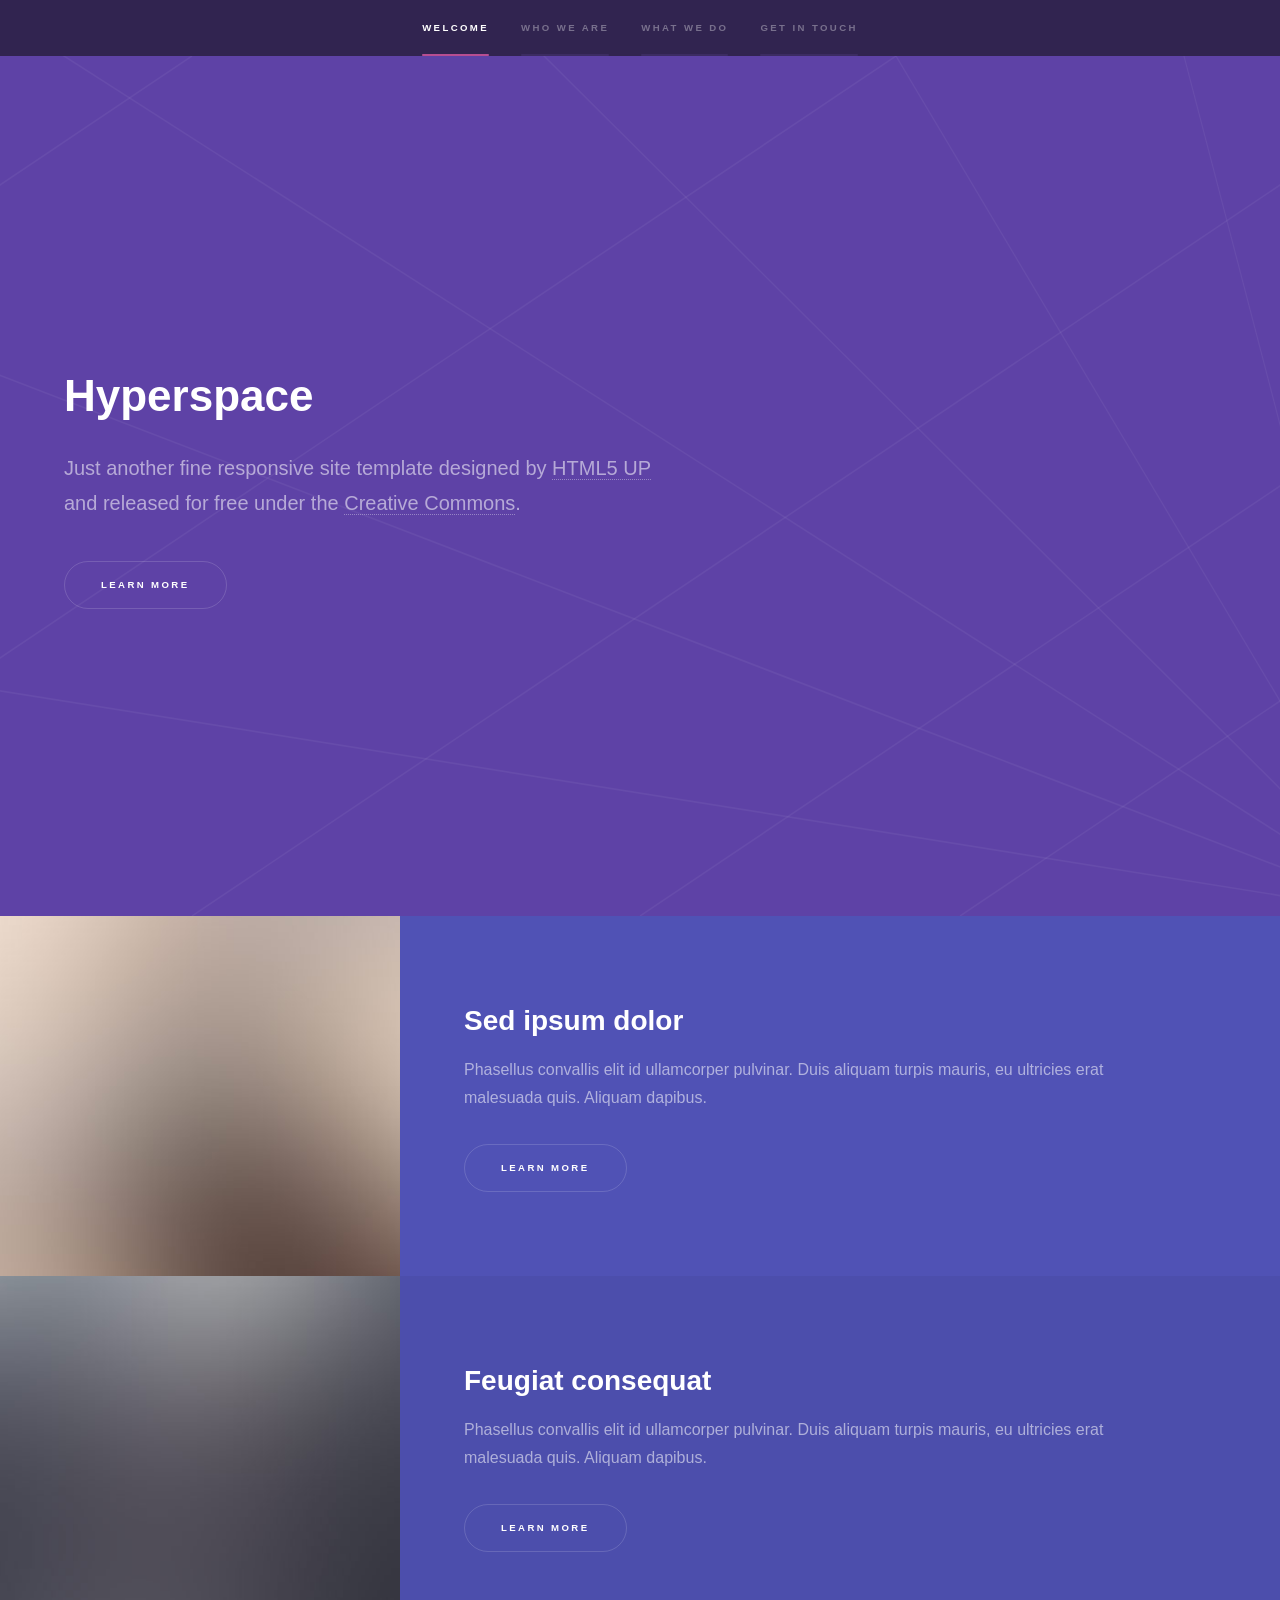
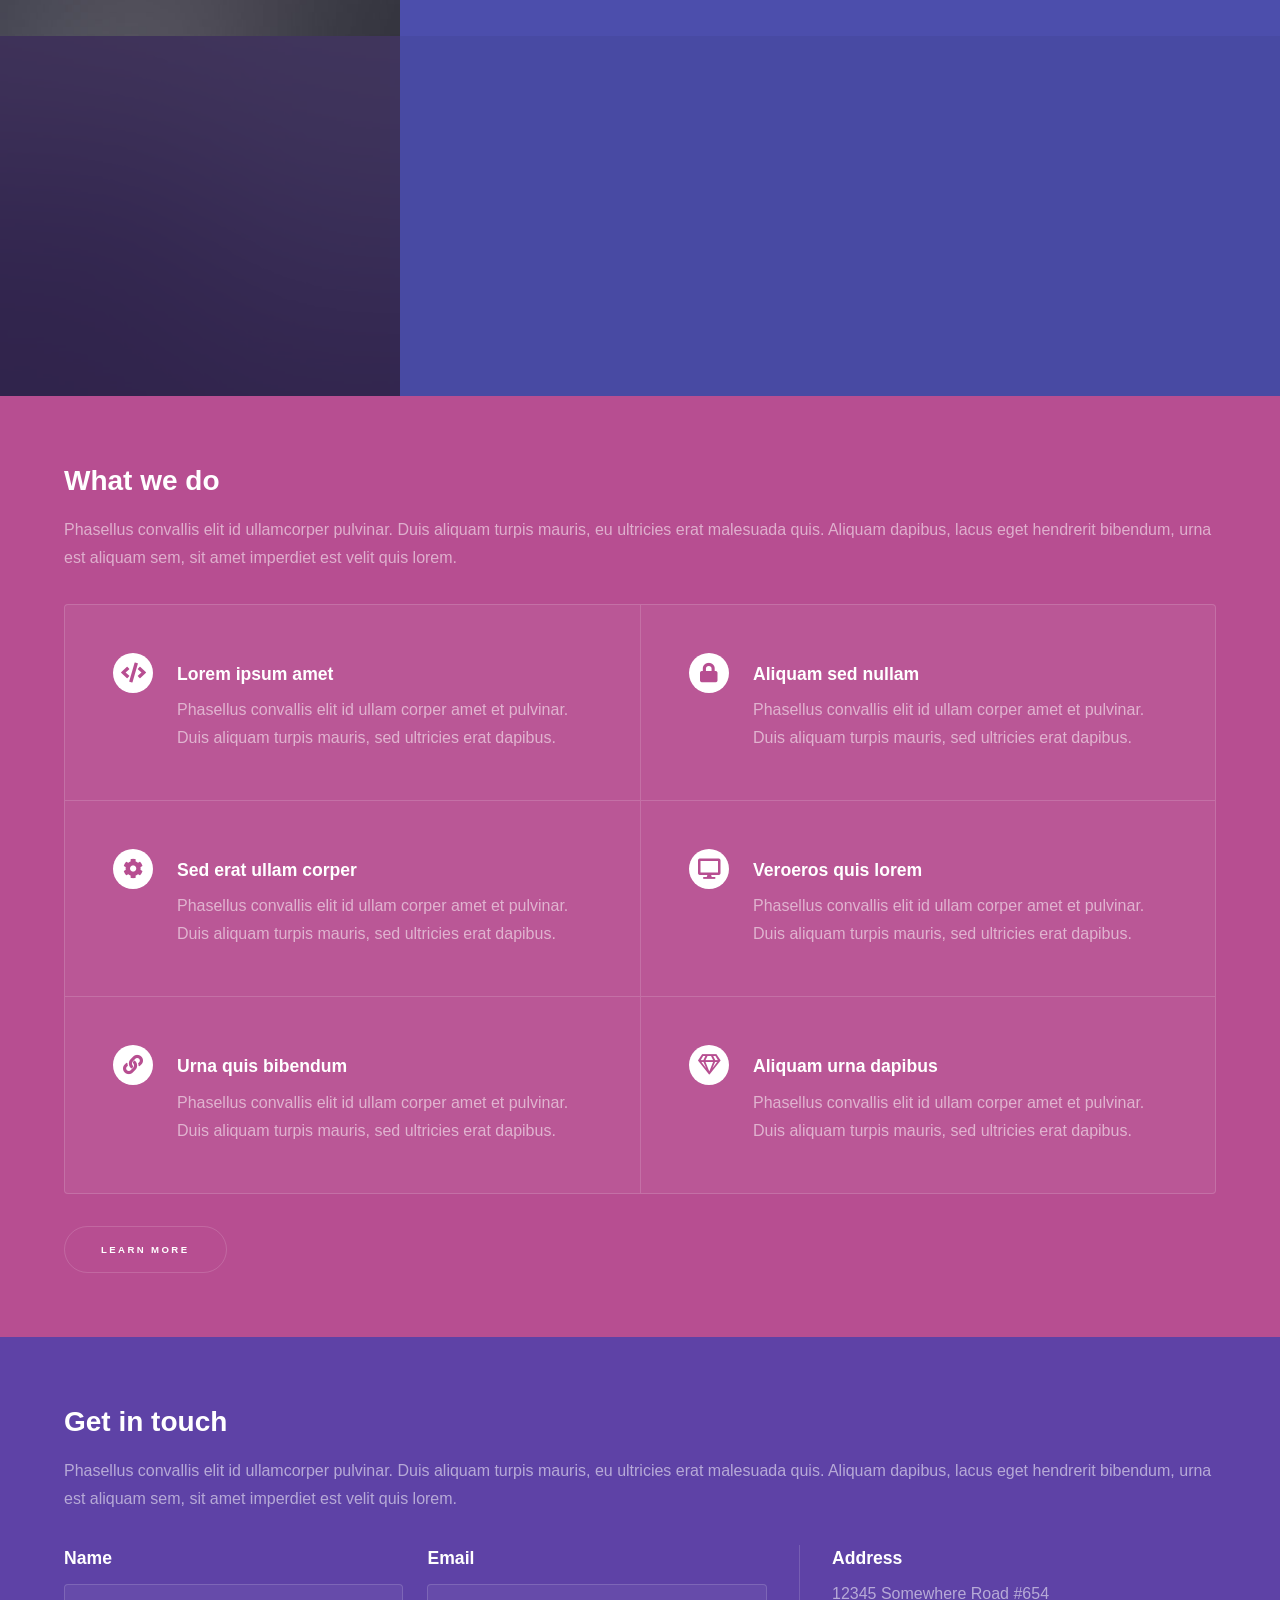
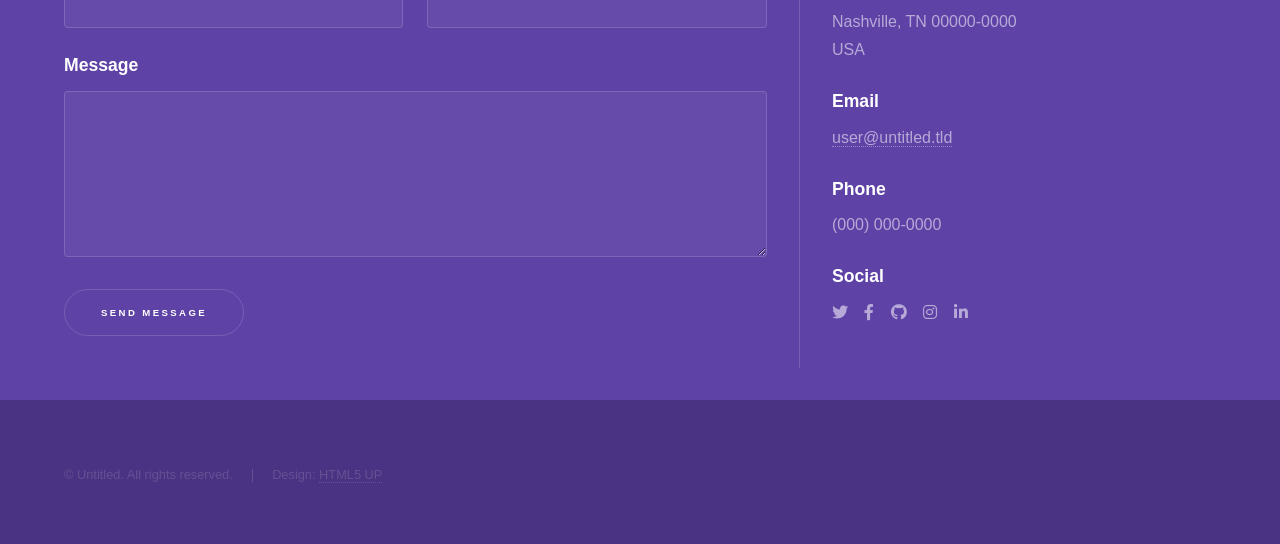
<file: KaiserinDerWelt/index.html>
<!DOCTYPE HTML>
<!--
	Hyperspace by HTML5 UP
	html5up.net | @ajlkn
	Free for personal and commercial use under the CCA 3.0 license (html5up.net/license)
-->
<html>
	<head>
		<title>Hyperspace by HTML5 UP</title>
		<meta charset="utf-8" />
		<meta name="viewport" content="width=device-width, initial-scale=1, user-scalable=no" />
		<link rel="stylesheet" href="assets/css/main.css" />
		<noscript><link rel="stylesheet" href="assets/css/noscript.css" /></noscript>
	</head>
	<body class="is-preload">

		<!-- Sidebar -->
			<section id="sidebar">
				<div class="inner">
					<nav>
						<ul>
							<li><a href="#intro">Welcome</a></li>
							<li><a href="#one">Who we are</a></li>
							<li><a href="#two">What we do</a></li>
							<li><a href="#three">Get in touch</a></li>
						</ul>
					</nav>
				</div>
			</section>

		<!-- Wrapper -->
			<div id="wrapper">

				<!-- Intro -->
					<section id="intro" class="wrapper style1 fullscreen fade-up">
						<div class="inner">
							<h1>Hyperspace</h1>
							<p>Just another fine responsive site template designed by <a href="http://html5up.net">HTML5 UP</a><br />
							and released for free under the <a href="http://html5up.net/license">Creative Commons</a>.</p>
							<ul class="actions">
								<li><a href="#one" class="button scrolly">Learn more</a></li>
							</ul>
						</div>
					</section>

				<!-- One -->
					<section id="one" class="wrapper style2 spotlights">
						<section>
							<a href="#" class="image"><img src="images/pic01.jpg" alt="" data-position="center center" /></a>
							<div class="content">
								<div class="inner">
									<h2>Sed ipsum dolor</h2>
									<p>Phasellus convallis elit id ullamcorper pulvinar. Duis aliquam turpis mauris, eu ultricies erat malesuada quis. Aliquam dapibus.</p>
									<ul class="actions">
										<li><a href="generic.html" class="button">Learn more</a></li>
									</ul>
								</div>
							</div>
						</section>
						<section>
							<a href="#" class="image"><img src="images/pic02.jpg" alt="" data-position="top center" /></a>
							<div class="content">
								<div class="inner">
									<h2>Feugiat consequat</h2>
									<p>Phasellus convallis elit id ullamcorper pulvinar. Duis aliquam turpis mauris, eu ultricies erat malesuada quis. Aliquam dapibus.</p>
									<ul class="actions">
										<li><a href="generic.html" class="button">Learn more</a></li>
									</ul>
								</div>
							</div>
						</section>
						<section>
							<a href="#" class="image"><img src="images/pic03.jpg" alt="" data-position="25% 25%" /></a>
							<div class="content">
								<div class="inner">
									<h2>Ultricies aliquam</h2>
									<p>Phasellus convallis elit id ullamcorper pulvinar. Duis aliquam turpis mauris, eu ultricies erat malesuada quis. Aliquam dapibus.</p>
									<ul class="actions">
										<li><a href="generic.html" class="button">Learn more</a></li>
									</ul>
								</div>
							</div>
						</section>
					</section>

				<!-- Two -->
					<section id="two" class="wrapper style3 fade-up">
						<div class="inner">
							<h2>What we do</h2>
							<p>Phasellus convallis elit id ullamcorper pulvinar. Duis aliquam turpis mauris, eu ultricies erat malesuada quis. Aliquam dapibus, lacus eget hendrerit bibendum, urna est aliquam sem, sit amet imperdiet est velit quis lorem.</p>
							<div class="features">
								<section>
									<span class="icon solid major fa-code"></span>
									<h3>Lorem ipsum amet</h3>
									<p>Phasellus convallis elit id ullam corper amet et pulvinar. Duis aliquam turpis mauris, sed ultricies erat dapibus.</p>
								</section>
								<section>
									<span class="icon solid major fa-lock"></span>
									<h3>Aliquam sed nullam</h3>
									<p>Phasellus convallis elit id ullam corper amet et pulvinar. Duis aliquam turpis mauris, sed ultricies erat dapibus.</p>
								</section>
								<section>
									<span class="icon solid major fa-cog"></span>
									<h3>Sed erat ullam corper</h3>
									<p>Phasellus convallis elit id ullam corper amet et pulvinar. Duis aliquam turpis mauris, sed ultricies erat dapibus.</p>
								</section>
								<section>
									<span class="icon solid major fa-desktop"></span>
									<h3>Veroeros quis lorem</h3>
									<p>Phasellus convallis elit id ullam corper amet et pulvinar. Duis aliquam turpis mauris, sed ultricies erat dapibus.</p>
								</section>
								<section>
									<span class="icon solid major fa-link"></span>
									<h3>Urna quis bibendum</h3>
									<p>Phasellus convallis elit id ullam corper amet et pulvinar. Duis aliquam turpis mauris, sed ultricies erat dapibus.</p>
								</section>
								<section>
									<span class="icon major fa-gem"></span>
									<h3>Aliquam urna dapibus</h3>
									<p>Phasellus convallis elit id ullam corper amet et pulvinar. Duis aliquam turpis mauris, sed ultricies erat dapibus.</p>
								</section>
							</div>
							<ul class="actions">
								<li><a href="generic.html" class="button">Learn more</a></li>
							</ul>
						</div>
					</section>

				<!-- Three -->
					<section id="three" class="wrapper style1 fade-up">
						<div class="inner">
							<h2>Get in touch</h2>
							<p>Phasellus convallis elit id ullamcorper pulvinar. Duis aliquam turpis mauris, eu ultricies erat malesuada quis. Aliquam dapibus, lacus eget hendrerit bibendum, urna est aliquam sem, sit amet imperdiet est velit quis lorem.</p>
							<div class="split style1">
								<section>
									<form method="post" action="#">
										<div class="fields">
											<div class="field half">
												<label for="name">Name</label>
												<input type="text" name="name" id="name" />
											</div>
											<div class="field half">
												<label for="email">Email</label>
												<input type="text" name="email" id="email" />
											</div>
											<div class="field">
												<label for="message">Message</label>
												<textarea name="message" id="message" rows="5"></textarea>
											</div>
										</div>
										<ul class="actions">
											<li><a href="" class="button submit">Send Message</a></li>
										</ul>
									</form>
								</section>
								<section>
									<ul class="contact">
										<li>
											<h3>Address</h3>
											<span>12345 Somewhere Road #654<br />
											Nashville, TN 00000-0000<br />
											USA</span>
										</li>
										<li>
											<h3>Email</h3>
											<a href="#">user@untitled.tld</a>
										</li>
										<li>
											<h3>Phone</h3>
											<span>(000) 000-0000</span>
										</li>
										<li>
											<h3>Social</h3>
											<ul class="icons">
												<li><a href="#" class="icon brands fa-twitter"><span class="label">Twitter</span></a></li>
												<li><a href="#" class="icon brands fa-facebook-f"><span class="label">Facebook</span></a></li>
												<li><a href="#" class="icon brands fa-github"><span class="label">GitHub</span></a></li>
												<li><a href="#" class="icon brands fa-instagram"><span class="label">Instagram</span></a></li>
												<li><a href="#" class="icon brands fa-linkedin-in"><span class="label">LinkedIn</span></a></li>
											</ul>
										</li>
									</ul>
								</section>
							</div>
						</div>
					</section>

			</div>

		<!-- Footer -->
			<footer id="footer" class="wrapper style1-alt">
				<div class="inner">
					<ul class="menu">
						<li>&copy; Untitled. All rights reserved.</li><li>Design: <a href="http://html5up.net">HTML5 UP</a></li>
					</ul>
				</div>
			</footer>

		<!-- Scripts -->
			<script src="assets/js/jquery.min.js"></script>
			<script src="assets/js/jquery.scrollex.min.js"></script>
			<script src="assets/js/jquery.scrolly.min.js"></script>
			<script src="assets/js/browser.min.js"></script>
			<script src="assets/js/breakpoints.min.js"></script>
			<script src="assets/js/util.js"></script>
			<script src="assets/js/main.js"></script>

	</body>
</html>
</file>
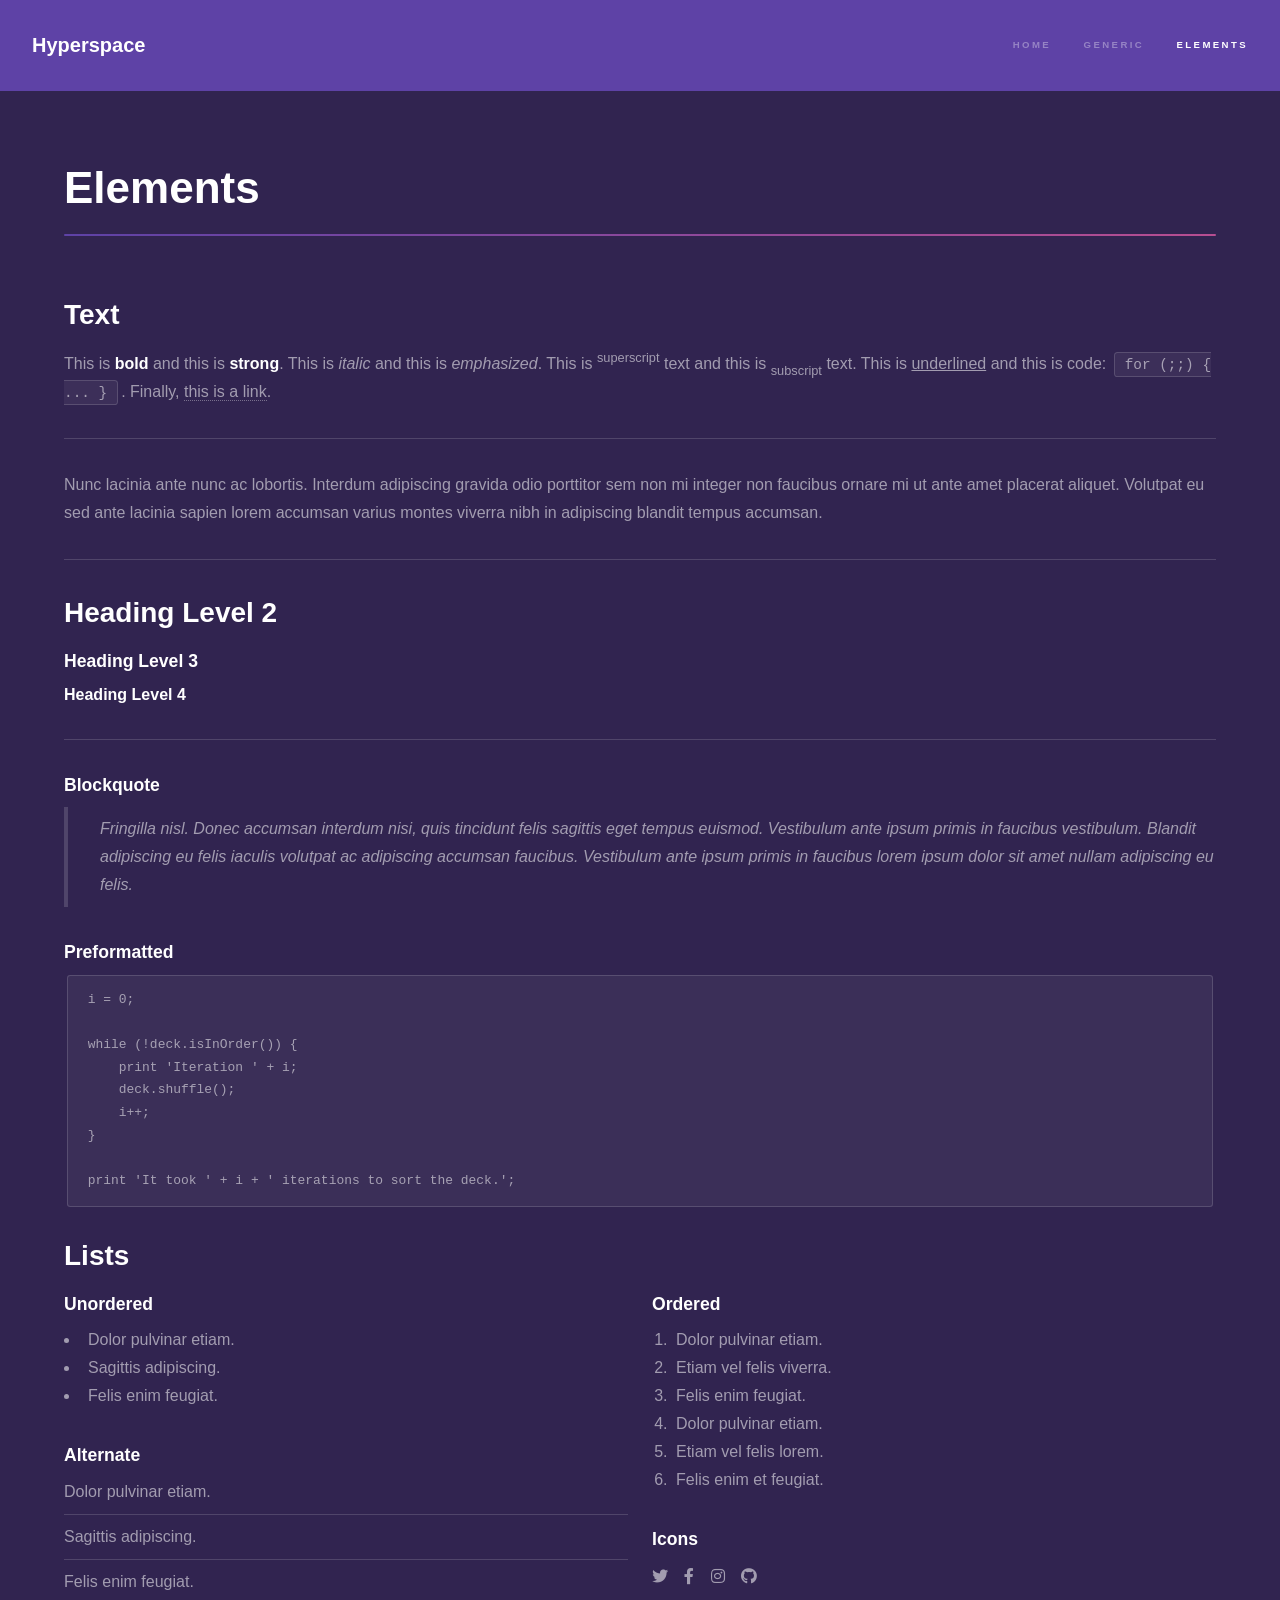
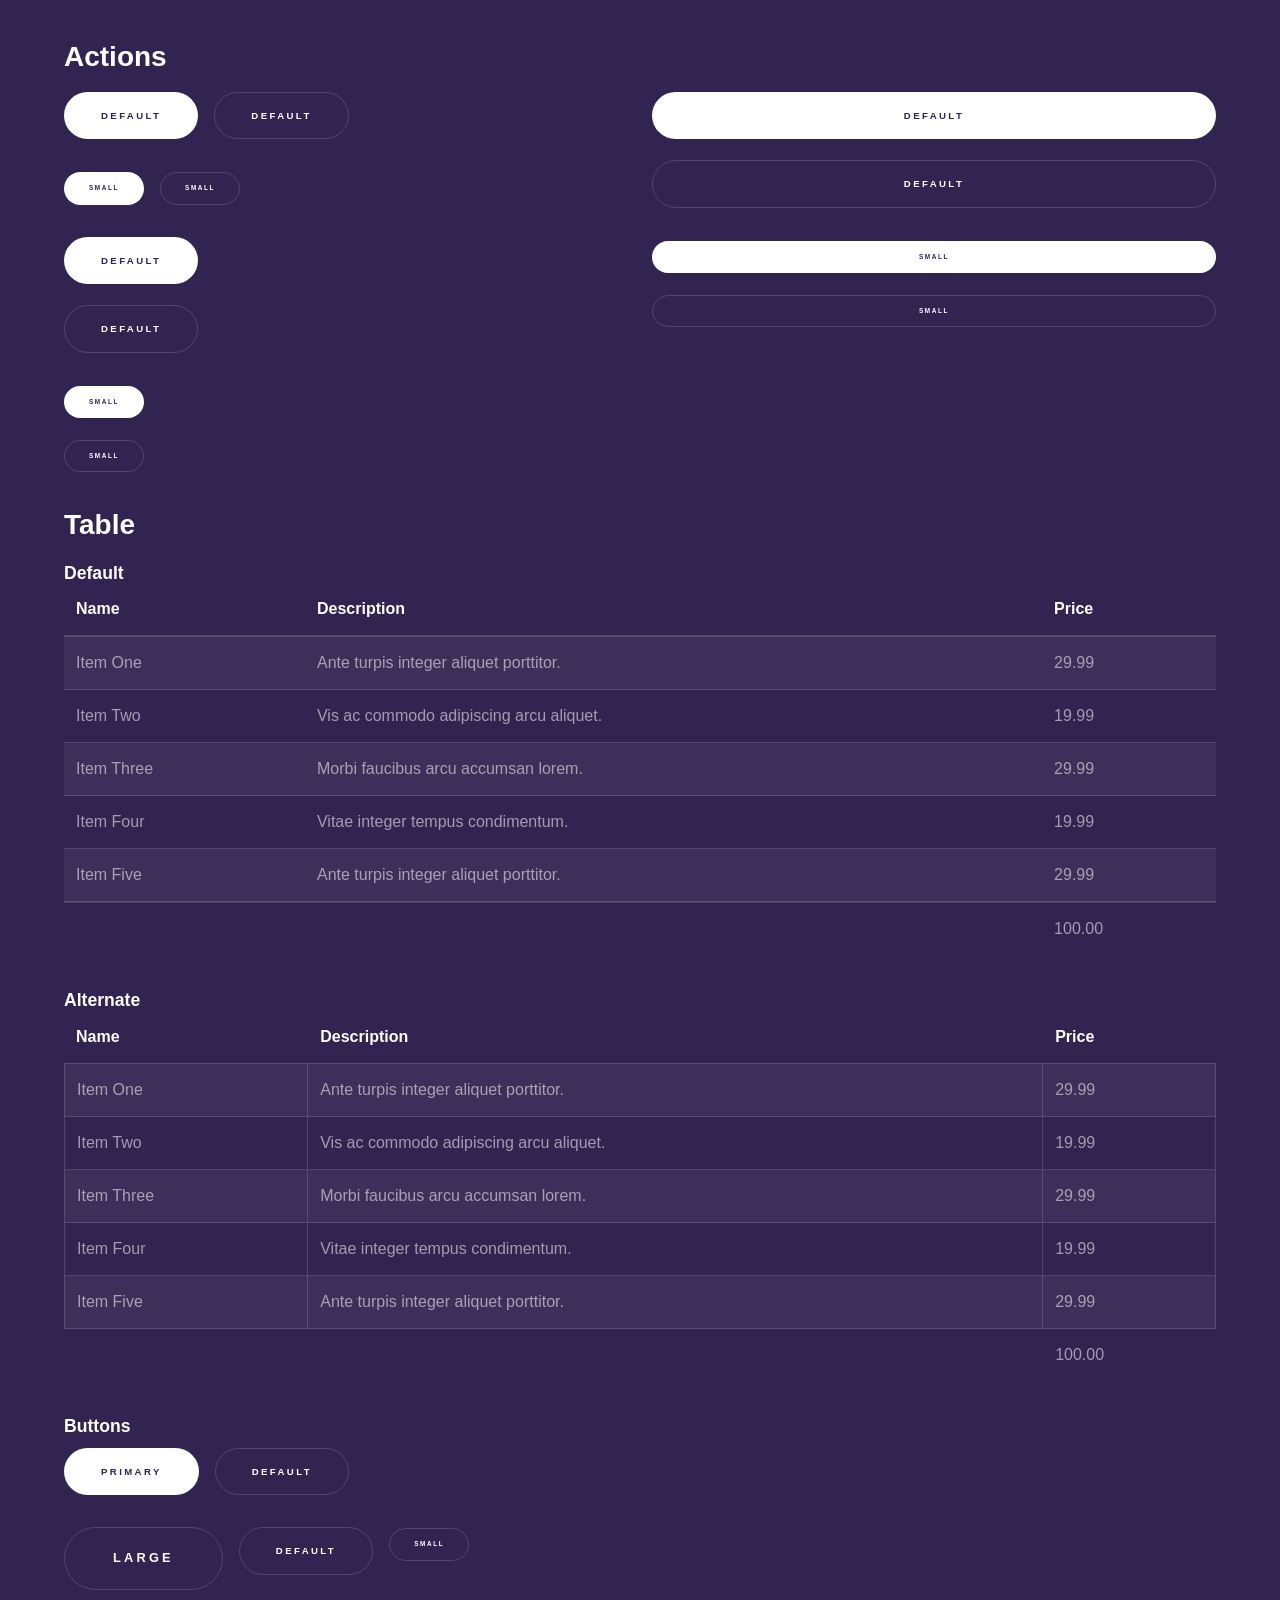
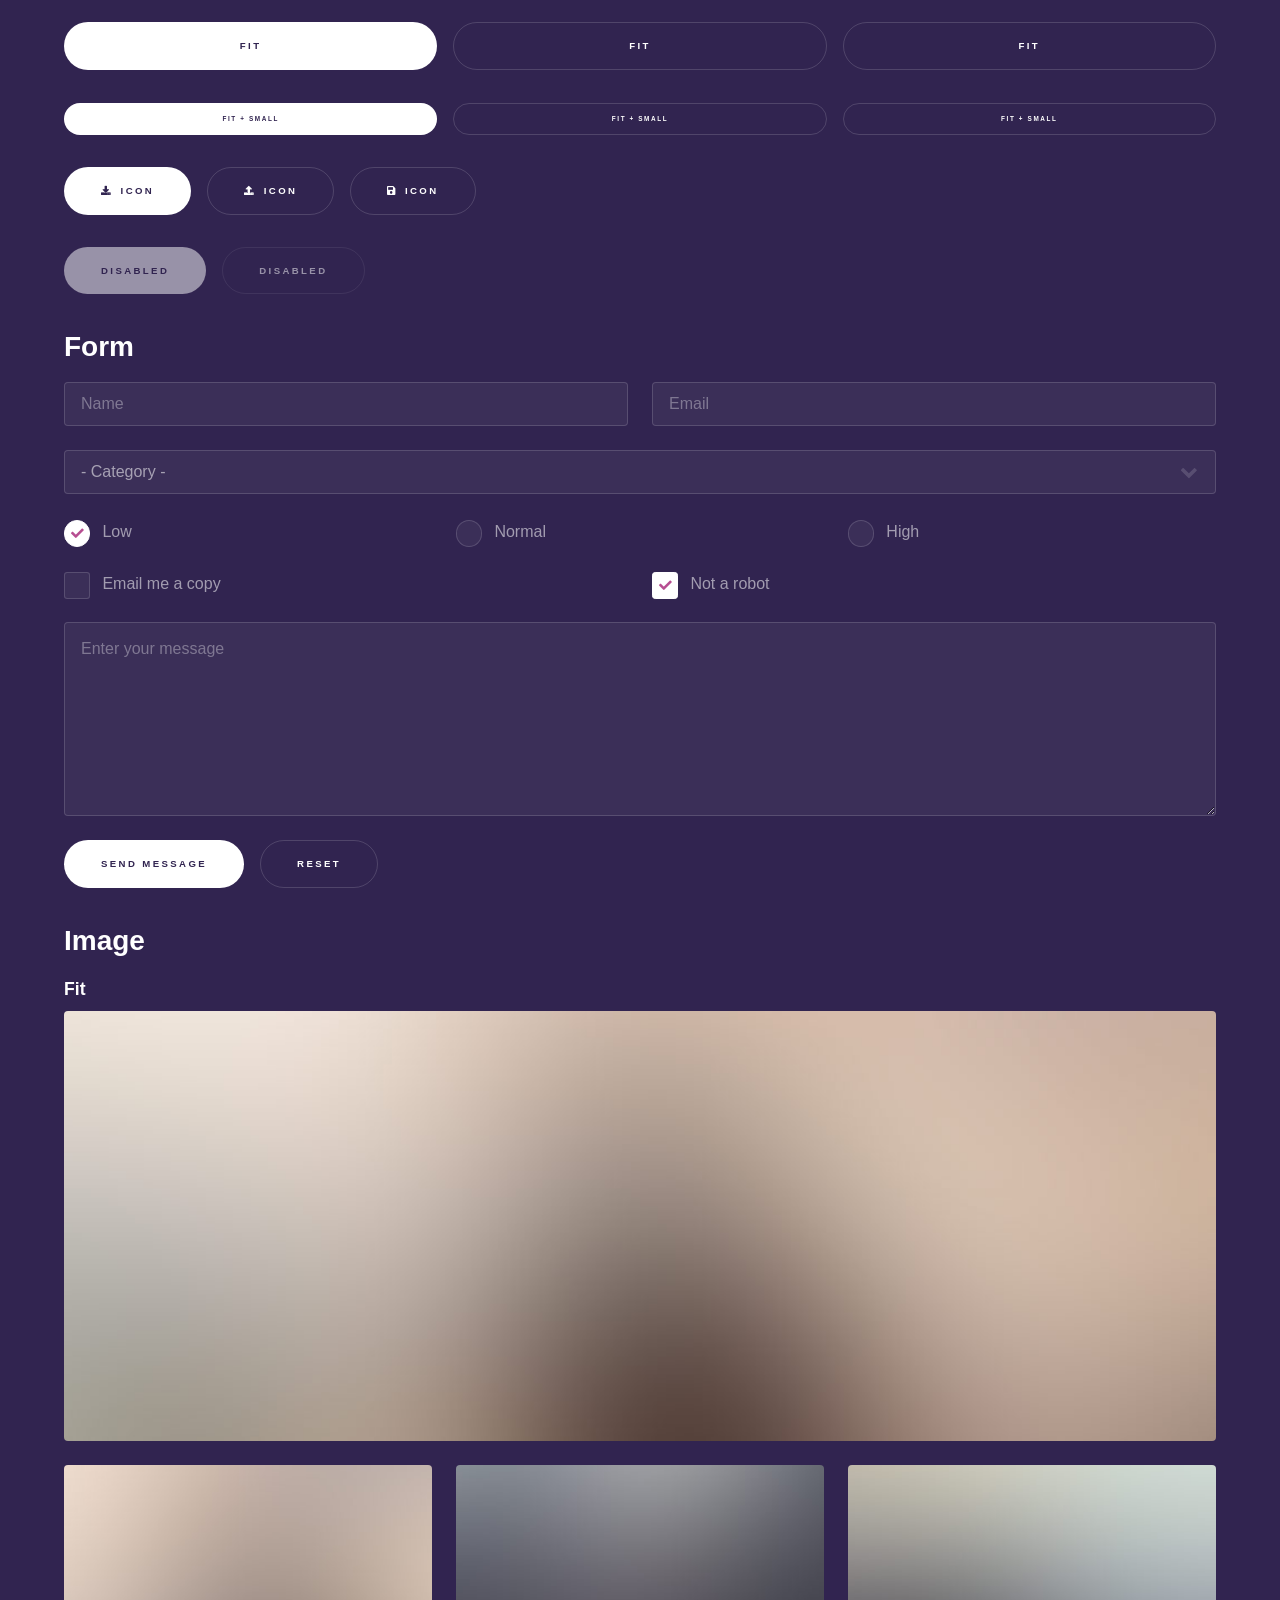
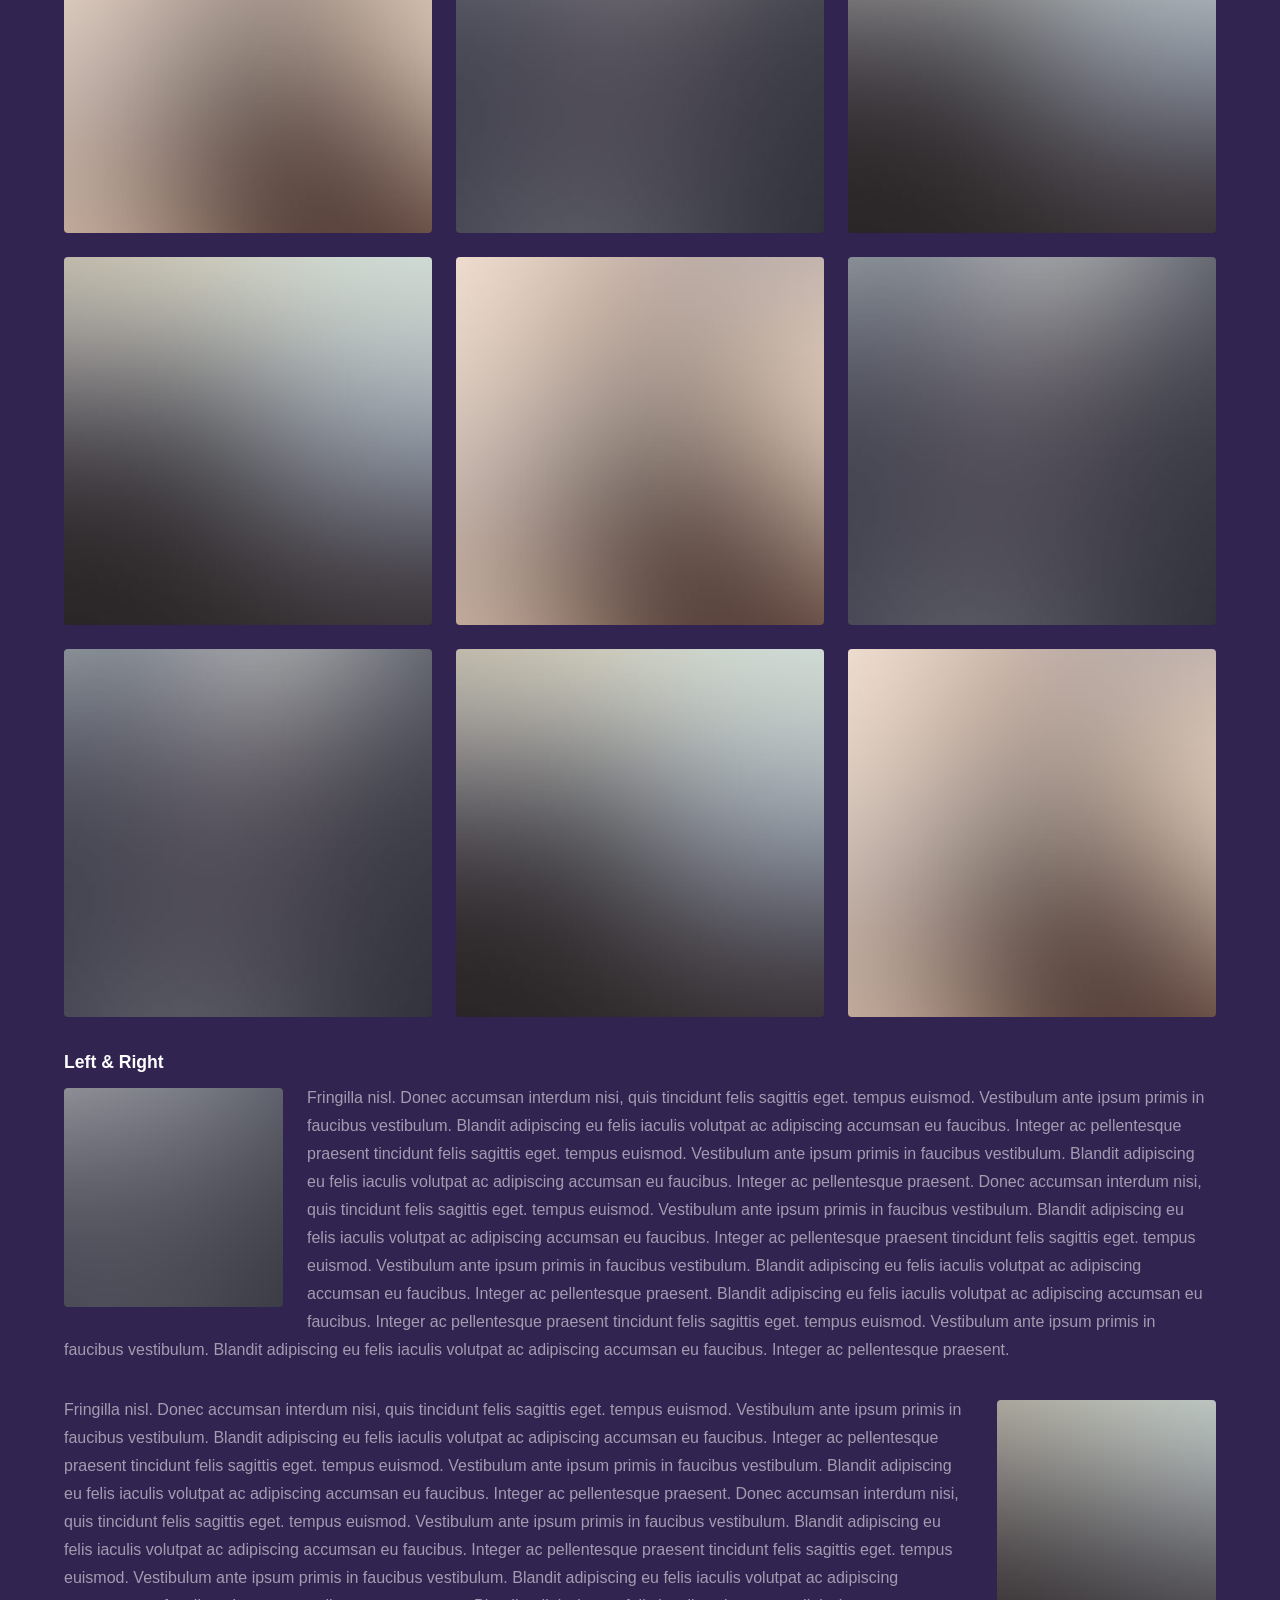
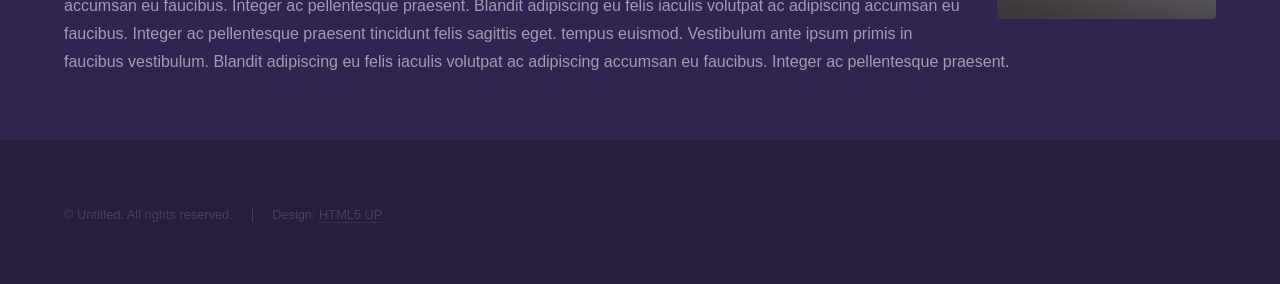
<file: KaiserinDerWelt/elements.html>
<!DOCTYPE HTML>
<!--
	Hyperspace by HTML5 UP
	html5up.net | @ajlkn
	Free for personal and commercial use under the CCA 3.0 license (html5up.net/license)
-->
<html>
	<head>
		<title>Elements - Hyperspace by HTML5 UP</title>
		<meta charset="utf-8" />
		<meta name="viewport" content="width=device-width, initial-scale=1, user-scalable=no" />
		<link rel="stylesheet" href="assets/css/main.css" />
		<noscript><link rel="stylesheet" href="assets/css/noscript.css" /></noscript>
	</head>
	<body class="is-preload">

		<!-- Header -->
			<header id="header">
				<a href="index.html" class="title">Hyperspace</a>
				<nav>
					<ul>
						<li><a href="index.html">Home</a></li>
						<li><a href="generic.html">Generic</a></li>
						<li><a href="elements.html"  class="active">Elements</a></li>
					</ul>
				</nav>
			</header>

		<!-- Wrapper -->
			<div id="wrapper">

				<!-- Main -->
					<section id="main" class="wrapper">
						<div class="inner">
							<h1 class="major">Elements</h1>

							<!-- Text -->
								<section>
									<h2>Text</h2>
									<p>This is <b>bold</b> and this is <strong>strong</strong>. This is <i>italic</i> and this is <em>emphasized</em>.
									This is <sup>superscript</sup> text and this is <sub>subscript</sub> text.
									This is <u>underlined</u> and this is code: <code>for (;;) { ... }</code>. Finally, <a href="#">this is a link</a>.</p>
									<hr />
									<p>Nunc lacinia ante nunc ac lobortis. Interdum adipiscing gravida odio porttitor sem non mi integer non faucibus ornare mi ut ante amet placerat aliquet. Volutpat eu sed ante lacinia sapien lorem accumsan varius montes viverra nibh in adipiscing blandit tempus accumsan.</p>
									<hr />
									<h2>Heading Level 2</h2>
									<h3>Heading Level 3</h3>
									<h4>Heading Level 4</h4>
									<hr />
									<h3>Blockquote</h3>
									<blockquote>Fringilla nisl. Donec accumsan interdum nisi, quis tincidunt felis sagittis eget tempus euismod. Vestibulum ante ipsum primis in faucibus vestibulum. Blandit adipiscing eu felis iaculis volutpat ac adipiscing accumsan faucibus. Vestibulum ante ipsum primis in faucibus lorem ipsum dolor sit amet nullam adipiscing eu felis.</blockquote>
									<h3>Preformatted</h3>
									<pre><code>i = 0;

while (!deck.isInOrder()) {
    print 'Iteration ' + i;
    deck.shuffle();
    i++;
}

print 'It took ' + i + ' iterations to sort the deck.';</code></pre>
								</section>

							<!-- Lists -->
								<section>
									<h2>Lists</h2>
									<div class="row">
										<div class="col-6 col-12-medium">
											<h3>Unordered</h3>
											<ul>
												<li>Dolor pulvinar etiam.</li>
												<li>Sagittis adipiscing.</li>
												<li>Felis enim feugiat.</li>
											</ul>
											<h3>Alternate</h3>
											<ul class="alt">
												<li>Dolor pulvinar etiam.</li>
												<li>Sagittis adipiscing.</li>
												<li>Felis enim feugiat.</li>
											</ul>
										</div>
										<div class="col-6 col-12-medium">
											<h3>Ordered</h3>
											<ol>
												<li>Dolor pulvinar etiam.</li>
												<li>Etiam vel felis viverra.</li>
												<li>Felis enim feugiat.</li>
												<li>Dolor pulvinar etiam.</li>
												<li>Etiam vel felis lorem.</li>
												<li>Felis enim et feugiat.</li>
											</ol>
											<h3>Icons</h3>
											<ul class="icons">
												<li><a href="#" class="icon brands fa-twitter"><span class="label">Twitter</span></a></li>
												<li><a href="#" class="icon brands fa-facebook-f"><span class="label">Facebook</span></a></li>
												<li><a href="#" class="icon brands fa-instagram"><span class="label">Instagram</span></a></li>
												<li><a href="#" class="icon brands fa-github"><span class="label">Github</span></a></li>
											</ul>
										</div>
									</div>
									<h2>Actions</h2>
									<div class="row">
										<div class="col-6 col-12-medium">
											<ul class="actions">
												<li><a href="#" class="button primary">Default</a></li>
												<li><a href="#" class="button">Default</a></li>
											</ul>
											<ul class="actions small">
												<li><a href="#" class="button primary small">Small</a></li>
												<li><a href="#" class="button small">Small</a></li>
											</ul>
											<ul class="actions stacked">
												<li><a href="#" class="button primary">Default</a></li>
												<li><a href="#" class="button">Default</a></li>
											</ul>
											<ul class="actions stacked">
												<li><a href="#" class="button primary small">Small</a></li>
												<li><a href="#" class="button small">Small</a></li>
											</ul>
										</div>
										<div class="col-6 col-12-medium">
											<ul class="actions stacked">
												<li><a href="#" class="button primary fit">Default</a></li>
												<li><a href="#" class="button fit">Default</a></li>
											</ul>
											<ul class="actions stacked">
												<li><a href="#" class="button primary small fit">Small</a></li>
												<li><a href="#" class="button small fit">Small</a></li>
											</ul>
										</div>
									</div>
								</section>

							<!-- Table -->
								<section>
									<h2>Table</h2>
									<h3>Default</h3>
									<div class="table-wrapper">
										<table>
											<thead>
												<tr>
													<th>Name</th>
													<th>Description</th>
													<th>Price</th>
												</tr>
											</thead>
											<tbody>
												<tr>
													<td>Item One</td>
													<td>Ante turpis integer aliquet porttitor.</td>
													<td>29.99</td>
												</tr>
												<tr>
													<td>Item Two</td>
													<td>Vis ac commodo adipiscing arcu aliquet.</td>
													<td>19.99</td>
												</tr>
												<tr>
													<td>Item Three</td>
													<td> Morbi faucibus arcu accumsan lorem.</td>
													<td>29.99</td>
												</tr>
												<tr>
													<td>Item Four</td>
													<td>Vitae integer tempus condimentum.</td>
													<td>19.99</td>
												</tr>
												<tr>
													<td>Item Five</td>
													<td>Ante turpis integer aliquet porttitor.</td>
													<td>29.99</td>
												</tr>
											</tbody>
											<tfoot>
												<tr>
													<td colspan="2"></td>
													<td>100.00</td>
												</tr>
											</tfoot>
										</table>
									</div>

									<h3>Alternate</h3>
									<div class="table-wrapper">
										<table class="alt">
											<thead>
												<tr>
													<th>Name</th>
													<th>Description</th>
													<th>Price</th>
												</tr>
											</thead>
											<tbody>
												<tr>
													<td>Item One</td>
													<td>Ante turpis integer aliquet porttitor.</td>
													<td>29.99</td>
												</tr>
												<tr>
													<td>Item Two</td>
													<td>Vis ac commodo adipiscing arcu aliquet.</td>
													<td>19.99</td>
												</tr>
												<tr>
													<td>Item Three</td>
													<td> Morbi faucibus arcu accumsan lorem.</td>
													<td>29.99</td>
												</tr>
												<tr>
													<td>Item Four</td>
													<td>Vitae integer tempus condimentum.</td>
													<td>19.99</td>
												</tr>
												<tr>
													<td>Item Five</td>
													<td>Ante turpis integer aliquet porttitor.</td>
													<td>29.99</td>
												</tr>
											</tbody>
											<tfoot>
												<tr>
													<td colspan="2"></td>
													<td>100.00</td>
												</tr>
											</tfoot>
										</table>
									</div>
								</section>

							<!-- Buttons -->
								<section>
									<h3>Buttons</h3>
									<ul class="actions">
										<li><a href="#" class="button primary">Primary</a></li>
										<li><a href="#" class="button">Default</a></li>
									</ul>
									<ul class="actions">
										<li><a href="#" class="button large">Large</a></li>
										<li><a href="#" class="button">Default</a></li>
										<li><a href="#" class="button small">Small</a></li>
									</ul>
									<ul class="actions fit">
										<li><a href="#" class="button primary fit">Fit</a></li>
										<li><a href="#" class="button fit">Fit</a></li>
										<li><a href="#" class="button fit">Fit</a></li>
									</ul>
									<ul class="actions fit small">
										<li><a href="#" class="button primary fit small">Fit + Small</a></li>
										<li><a href="#" class="button fit small">Fit + Small</a></li>
										<li><a href="#" class="button fit small">Fit + Small</a></li>
									</ul>
									<ul class="actions">
										<li><a href="#" class="button primary icon solid fa-download">Icon</a></li>
										<li><a href="#" class="button icon solid fa-upload">Icon</a></li>
										<li><a href="#" class="button icon solid fa-save">Icon</a></li>
									</ul>
									<ul class="actions">
										<li><span class="button primary disabled">Disabled</span></li>
										<li><span class="button disabled">Disabled</span></li>
									</ul>
								</section>

							<!-- Form -->
								<section>
									<h2>Form</h2>
									<form method="post" action="#">
										<div class="row gtr-uniform">
											<div class="col-6 col-12-xsmall">
												<input type="text" name="demo-name" id="demo-name" value="" placeholder="Name" />
											</div>
											<div class="col-6 col-12-xsmall">
												<input type="email" name="demo-email" id="demo-email" value="" placeholder="Email" />
											</div>
											<div class="col-12">
												<select name="demo-category" id="demo-category">
													<option value="">- Category -</option>
													<option value="1">Manufacturing</option>
													<option value="1">Shipping</option>
													<option value="1">Administration</option>
													<option value="1">Human Resources</option>
												</select>
											</div>
											<div class="col-4 col-12-small">
												<input type="radio" id="demo-priority-low" name="demo-priority" checked>
												<label for="demo-priority-low">Low</label>
											</div>
											<div class="col-4 col-12-small">
												<input type="radio" id="demo-priority-normal" name="demo-priority">
												<label for="demo-priority-normal">Normal</label>
											</div>
											<div class="col-4 col-12-small">
												<input type="radio" id="demo-priority-high" name="demo-priority">
												<label for="demo-priority-high">High</label>
											</div>
											<div class="col-6 col-12-small">
												<input type="checkbox" id="demo-copy" name="demo-copy">
												<label for="demo-copy">Email me a copy</label>
											</div>
											<div class="col-6 col-12-small">
												<input type="checkbox" id="demo-human" name="demo-human" checked>
												<label for="demo-human">Not a robot</label>
											</div>
											<div class="col-12">
												<textarea name="demo-message" id="demo-message" placeholder="Enter your message" rows="6"></textarea>
											</div>
											<div class="col-12">
												<ul class="actions">
													<li><input type="submit" value="Send Message" class="primary" /></li>
													<li><input type="reset" value="Reset" /></li>
												</ul>
											</div>
										</div>
									</form>
								</section>

							<!-- Image -->
								<section>
									<h2>Image</h2>
									<h3>Fit</h3>
									<div class="box alt">
										<div class="row gtr-uniform">
											<div class="col-12"><span class="image fit"><img src="images/pic04.jpg" alt="" /></span></div>
											<div class="col-4"><span class="image fit"><img src="images/pic01.jpg" alt="" /></span></div>
											<div class="col-4"><span class="image fit"><img src="images/pic02.jpg" alt="" /></span></div>
											<div class="col-4"><span class="image fit"><img src="images/pic03.jpg" alt="" /></span></div>
											<div class="col-4"><span class="image fit"><img src="images/pic03.jpg" alt="" /></span></div>
											<div class="col-4"><span class="image fit"><img src="images/pic01.jpg" alt="" /></span></div>
											<div class="col-4"><span class="image fit"><img src="images/pic02.jpg" alt="" /></span></div>
											<div class="col-4"><span class="image fit"><img src="images/pic02.jpg" alt="" /></span></div>
											<div class="col-4"><span class="image fit"><img src="images/pic03.jpg" alt="" /></span></div>
											<div class="col-4"><span class="image fit"><img src="images/pic01.jpg" alt="" /></span></div>
										</div>
									</div>
									<h3>Left &amp; Right</h3>
									<p><span class="image left"><img src="images/pic05.jpg" alt="" /></span>Fringilla nisl. Donec accumsan interdum nisi, quis tincidunt felis sagittis eget. tempus euismod. Vestibulum ante ipsum primis in faucibus vestibulum. Blandit adipiscing eu felis iaculis volutpat ac adipiscing accumsan eu faucibus. Integer ac pellentesque praesent tincidunt felis sagittis eget. tempus euismod. Vestibulum ante ipsum primis in faucibus vestibulum. Blandit adipiscing eu felis iaculis volutpat ac adipiscing accumsan eu faucibus. Integer ac pellentesque praesent. Donec accumsan interdum nisi, quis tincidunt felis sagittis eget. tempus euismod. Vestibulum ante ipsum primis in faucibus vestibulum. Blandit adipiscing eu felis iaculis volutpat ac adipiscing accumsan eu faucibus. Integer ac pellentesque praesent tincidunt felis sagittis eget. tempus euismod. Vestibulum ante ipsum primis in faucibus vestibulum. Blandit adipiscing eu felis iaculis volutpat ac adipiscing accumsan eu faucibus. Integer ac pellentesque praesent. Blandit adipiscing eu felis iaculis volutpat ac adipiscing accumsan eu faucibus. Integer ac pellentesque praesent tincidunt felis sagittis eget. tempus euismod. Vestibulum ante ipsum primis in faucibus vestibulum. Blandit adipiscing eu felis iaculis volutpat ac adipiscing accumsan eu faucibus. Integer ac pellentesque praesent.</p>
									<p><span class="image right"><img src="images/pic06.jpg" alt="" /></span>Fringilla nisl. Donec accumsan interdum nisi, quis tincidunt felis sagittis eget. tempus euismod. Vestibulum ante ipsum primis in faucibus vestibulum. Blandit adipiscing eu felis iaculis volutpat ac adipiscing accumsan eu faucibus. Integer ac pellentesque praesent tincidunt felis sagittis eget. tempus euismod. Vestibulum ante ipsum primis in faucibus vestibulum. Blandit adipiscing eu felis iaculis volutpat ac adipiscing accumsan eu faucibus. Integer ac pellentesque praesent. Donec accumsan interdum nisi, quis tincidunt felis sagittis eget. tempus euismod. Vestibulum ante ipsum primis in faucibus vestibulum. Blandit adipiscing eu felis iaculis volutpat ac adipiscing accumsan eu faucibus. Integer ac pellentesque praesent tincidunt felis sagittis eget. tempus euismod. Vestibulum ante ipsum primis in faucibus vestibulum. Blandit adipiscing eu felis iaculis volutpat ac adipiscing accumsan eu faucibus. Integer ac pellentesque praesent. Blandit adipiscing eu felis iaculis volutpat ac adipiscing accumsan eu faucibus. Integer ac pellentesque praesent tincidunt felis sagittis eget. tempus euismod. Vestibulum ante ipsum primis in faucibus vestibulum. Blandit adipiscing eu felis iaculis volutpat ac adipiscing accumsan eu faucibus. Integer ac pellentesque praesent.</p>
								</section>

						</div>
					</section>

			</div>

		<!-- Footer -->
			<footer id="footer" class="wrapper alt">
				<div class="inner">
					<ul class="menu">
						<li>&copy; Untitled. All rights reserved.</li><li>Design: <a href="http://html5up.net">HTML5 UP</a></li>
					</ul>
				</div>
			</footer>

		<!-- Scripts -->
			<script src="assets/js/jquery.min.js"></script>
			<script src="assets/js/jquery.scrollex.min.js"></script>
			<script src="assets/js/jquery.scrolly.min.js"></script>
			<script src="assets/js/browser.min.js"></script>
			<script src="assets/js/breakpoints.min.js"></script>
			<script src="assets/js/util.js"></script>
			<script src="assets/js/main.js"></script>

	</body>
</html>
</file>
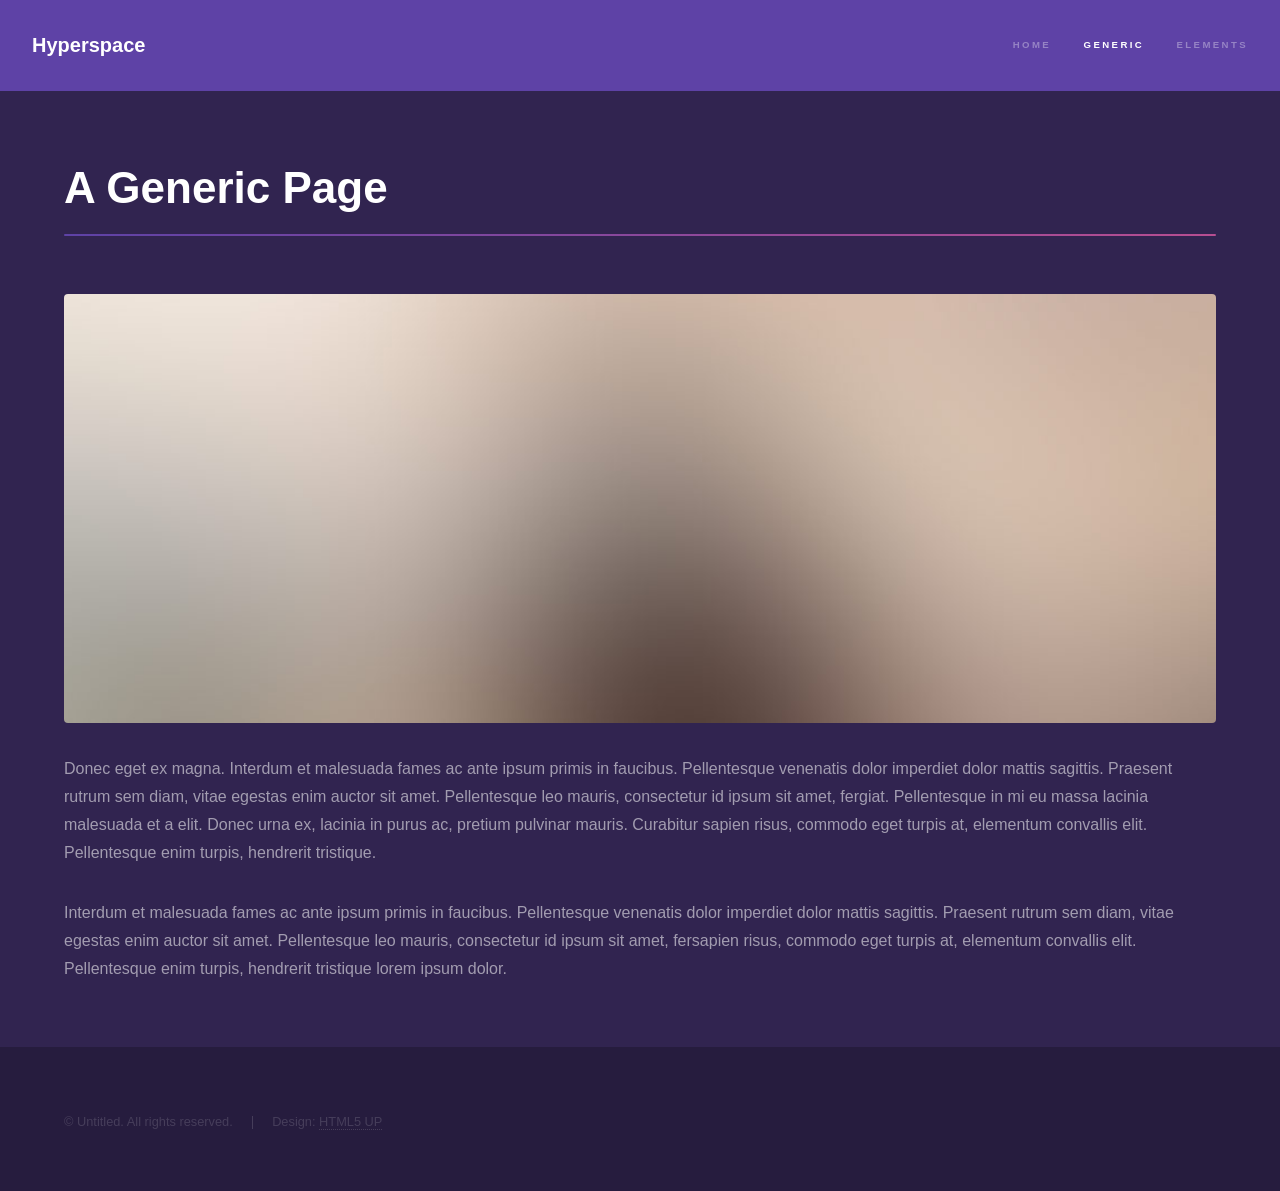
<file: KaiserinDerWelt/generic.html>
<!DOCTYPE HTML>
<!--
	Hyperspace by HTML5 UP
	html5up.net | @ajlkn
	Free for personal and commercial use under the CCA 3.0 license (html5up.net/license)
-->
<html>
	<head>
		<title>Generic - Hyperspace by HTML5 UP</title>
		<meta charset="utf-8" />
		<meta name="viewport" content="width=device-width, initial-scale=1, user-scalable=no" />
		<link rel="stylesheet" href="assets/css/main.css" />
		<noscript><link rel="stylesheet" href="assets/css/noscript.css" /></noscript>
	</head>
	<body class="is-preload">

		<!-- Header -->
			<header id="header">
				<a href="index.html" class="title">Hyperspace</a>
				<nav>
					<ul>
						<li><a href="index.html">Home</a></li>
						<li><a href="generic.html" class="active">Generic</a></li>
						<li><a href="elements.html">Elements</a></li>
					</ul>
				</nav>
			</header>

		<!-- Wrapper -->
			<div id="wrapper">

				<!-- Main -->
					<section id="main" class="wrapper">
						<div class="inner">
							<h1 class="major">A Generic Page</h1>
							<span class="image fit"><img src="images/pic04.jpg" alt="" /></span>
							<p>Donec eget ex magna. Interdum et malesuada fames ac ante ipsum primis in faucibus. Pellentesque venenatis dolor imperdiet dolor mattis sagittis. Praesent rutrum sem diam, vitae egestas enim auctor sit amet. Pellentesque leo mauris, consectetur id ipsum sit amet, fergiat. Pellentesque in mi eu massa lacinia malesuada et a elit. Donec urna ex, lacinia in purus ac, pretium pulvinar mauris. Curabitur sapien risus, commodo eget turpis at, elementum convallis elit. Pellentesque enim turpis, hendrerit tristique.</p>
							<p>Interdum et malesuada fames ac ante ipsum primis in faucibus. Pellentesque venenatis dolor imperdiet dolor mattis sagittis. Praesent rutrum sem diam, vitae egestas enim auctor sit amet. Pellentesque leo mauris, consectetur id ipsum sit amet, fersapien risus, commodo eget turpis at, elementum convallis elit. Pellentesque enim turpis, hendrerit tristique lorem ipsum dolor.</p>
						</div>
					</section>

			</div>

		<!-- Footer -->
			<footer id="footer" class="wrapper alt">
				<div class="inner">
					<ul class="menu">
						<li>&copy; Untitled. All rights reserved.</li><li>Design: <a href="http://html5up.net">HTML5 UP</a></li>
					</ul>
				</div>
			</footer>

		<!-- Scripts -->
			<script src="assets/js/jquery.min.js"></script>
			<script src="assets/js/jquery.scrollex.min.js"></script>
			<script src="assets/js/jquery.scrolly.min.js"></script>
			<script src="assets/js/browser.min.js"></script>
			<script src="assets/js/breakpoints.min.js"></script>
			<script src="assets/js/util.js"></script>
			<script src="assets/js/main.js"></script>

	</body>
</html>
</file>
<file: KaiserinDerWelt/assets/css/noscript.css>
/*
	Hyperspace by HTML5 UP
	html5up.net | @ajlkn
	Free for personal and commercial use under the CCA 3.0 license (html5up.net/license)
*/

/* Spotlights */

	.spotlights > section > .image:before {
		opacity: 0 !important;
	}

	.spotlights > section > .content > .inner {
		-moz-transform: none !important;
		-webkit-transform: none !important;
		-ms-transform: none !important;
		transform: none !important;
		opacity: 1 !important;
	}

/* Wrapper */

	.wrapper > .inner {
		opacity: 1 !important;
		-moz-transform: none !important;
		-webkit-transform: none !important;
		-ms-transform: none !important;
		transform: none !important;
	}

/* Sidebar */

	#sidebar > .inner {
		opacity: 1 !important;
	}

	#sidebar nav > ul > li {
		-moz-transform: none !important;
		-webkit-transform: none !important;
		-ms-transform: none !important;
		transform: none !important;
		opacity: 1 !important;
	}
</file>
<file: KaiserinDerWelt/assets/css/main.css>
@import url(fontawesome-all.min.css);

/*
	Hyperspace by HTML5 UP
	html5up.net | @ajlkn
	Free for personal and commercial use under the CCA 3.0 license (html5up.net/license)
*/

html, body, div, span, applet, object,
iframe, h1, h2, h3, h4, h5, h6, p, blockquote,
pre, a, abbr, acronym, address, big, cite,
code, del, dfn, em, img, ins, kbd, q, s, samp,
small, strike, strong, sub, sup, tt, var, b,
u, i, center, dl, dt, dd, ol, ul, li, fieldset,
form, label, legend, table, caption, tbody,
tfoot, thead, tr, th, td, article, aside,
canvas, details, embed, figure, figcaption,
footer, header, hgroup, menu, nav, output, ruby,
section, summary, time, mark, audio, video {
	margin: 0;
	padding: 0;
	border: 0;
	font-size: 100%;
	font: inherit;
	vertical-align: baseline;}

article, aside, details, figcaption, figure,
footer, header, hgroup, menu, nav, section {
	display: block;}

body {
	line-height: 1;
}

ol, ul {
	list-style: none;
}

blockquote, q {
	quotes: none;
}

	blockquote:before, blockquote:after, q:before, q:after {
		content: '';
		content: none;
	}

table {
	border-collapse: collapse;
	border-spacing: 0;
}

body {
	-webkit-text-size-adjust: none;
}

mark {
	background-color: transparent;
	color: inherit;
}

input::-moz-focus-inner {
	border: 0;
	padding: 0;
}

input, select, textarea {
	-moz-appearance: none;
	-webkit-appearance: none;
	-ms-appearance: none;
	appearance: none;
}

/* Basic */

	@-ms-viewport {
		width: device-width;
	}

	body {
		-ms-overflow-style: scrollbar;
	}

	@media screen and (max-width: 480px) {

		html, body {
			min-width: 320px;
		}

	}

	html {
		box-sizing: border-box;
	}

	*, *:before, *:after {
		box-sizing: inherit;
	}

	body {
		background: #312450;
	}

		body.is-preload *, body.is-preload *:before, body.is-preload *:after {
			-moz-animation: none !important;
			-webkit-animation: none !important;
			-ms-animation: none !important;
			animation: none !important;
			-moz-transition: none !important;
			-webkit-transition: none !important;
			-ms-transition: none !important;
			transition: none !important;
		}

/* Type */

	body, input, select, textarea {
		color: rgba(255, 255, 255, 0.55);
		font-family: Arial, Helvetica, sans-serif;
		font-size: 16.5pt;
		font-weight: normal;
		line-height: 1.75;
	}

		@media screen and (max-width: 1680px) {

			body, input, select, textarea {
				font-size: 13pt;
			}

		}

		@media screen and (max-width: 1280px) {

			body, input, select, textarea {
				font-size: 12pt;
			}

		}

		@media screen and (max-width: 360px) {

			body, input, select, textarea {
				font-size: 11pt;
			}

		}

	a {
		-moz-transition: color 0.2s ease, border-bottom-color 0.2s ease;
		-webkit-transition: color 0.2s ease, border-bottom-color 0.2s ease;
		-ms-transition: color 0.2s ease, border-bottom-color 0.2s ease;
		transition: color 0.2s ease, border-bottom-color 0.2s ease;
		border-bottom: dotted 1px rgba(255, 255, 255, 0.35);
		color: inherit;
		text-decoration: none;
	}

		a:hover {
			border-bottom-color: transparent;
			color: #ffffff;
		}

	strong, b {
		color: #ffffff;
		font-weight: bold;
	}

	em, i {
		font-style: italic;
	}

	p {
		margin: 0 0 2em 0;
	}

	h1, h2, h3, h4, h5, h6 {
		color: #ffffff;
		font-weight: bold;
		line-height: 1.5;
		margin: 0 0 0.5em 0;
	}

		h1 a, h2 a, h3 a, h4 a, h5 a, h6 a {
			color: inherit;
			text-decoration: none;
		}

	h1 {
		font-size: 2.75em;
	}

		h1.major {
			margin: 0 0 1.3em 0;
			position: relative;
			padding-bottom: 0.35em;
		}

			h1.major:after {
				background-image: -moz-linear-gradient(to right, #5e42a6, #b74e91);
				background-image: -webkit-linear-gradient(to right, #5e42a6, #b74e91);
				background-image: -ms-linear-gradient(to right, #5e42a6, #b74e91);
				background-image: linear-gradient(to right, #5e42a6, #b74e91);
				-moz-transition: max-width 0.2s ease;
				-webkit-transition: max-width 0.2s ease;
				-ms-transition: max-width 0.2s ease;
				transition: max-width 0.2s ease;
				border-radius: 0.2em;
				bottom: 0;
				content: '';
				height: 0.05em;
				position: absolute;
				right: 0;
				width: 100%;
			}

	h2 {
		font-size: 1.75em;
	}

	h3 {
		font-size: 1.1em;
	}

	h4 {
		font-size: 1em;
	}

	h5 {
		font-size: 0.8em;
	}

	h6 {
		font-size: 0.6em;
	}

	@media screen and (max-width: 736px) {

		h1 {
			font-size: 2em;
		}

		h2 {
			font-size: 1.25em;
		}

		h3 {
			font-size: 1em;
		}

		h4 {
			font-size: 0.8em;
		}

		h5 {
			font-size: 0.6em;
		}

		h6 {
			font-size: 0.6em;
		}

	}

	sub {
		font-size: 0.8em;
		position: relative;
		top: 0.5em;
	}

	sup {
		font-size: 0.8em;
		position: relative;
		top: -0.5em;
	}

	blockquote {
		border-left: solid 4px rgba(255, 255, 255, 0.15);
		font-style: italic;
		margin: 0 0 2em 0;
		padding: 0.5em 0 0.5em 2em;
	}

	code {
		background: rgba(255, 255, 255, 0.05);
		border-radius: 0.25em;
		border: solid 1px rgba(255, 255, 255, 0.15);
		font-family: "Courier New", monospace;
		font-size: 0.9em;
		margin: 0 0.25em;
		padding: 0.25em 0.65em;
	}

	pre {
		-webkit-overflow-scrolling: touch;
		font-family: "Courier New", monospace;
		font-size: 0.9em;
		margin: 0 0 2em 0;
	}

		pre code {
			display: block;
			line-height: 1.75em;
			padding: 1em 1.5em;
			overflow-x: auto;
		}

	hr {
		border: 0;
		border-bottom: solid 1px rgba(255, 255, 255, 0.15);
		margin: 2em 0;
	}

		hr.major {
			margin: 3em 0;
		}

	.align-left {
		text-align: left;
	}

	.align-center {
		text-align: center;
	}

	.align-right {
		text-align: right;
	}

/* Row */

	.row {
		display: flex;
		flex-wrap: wrap;
		box-sizing: border-box;
		align-items: stretch;
	}

		.row > * {
			box-sizing: border-box;
		}

		.row.gtr-uniform > * > :last-child {
			margin-bottom: 0;
		}

		.row.aln-left {
			justify-content: flex-start;
		}

		.row.aln-center {
			justify-content: center;
		}

		.row.aln-right {
			justify-content: flex-end;
		}

		.row.aln-top {
			align-items: flex-start;
		}

		.row.aln-middle {
			align-items: center;
		}

		.row.aln-bottom {
			align-items: flex-end;
		}

		.row > .imp {
			order: -1;
		}

		.row > .col-1 {
			width: 8.33333%;
		}

		.row > .off-1 {
			margin-left: 8.33333%;
		}

		.row > .col-2 {
			width: 16.66667%;
		}

		.row > .off-2 {
			margin-left: 16.66667%;
		}

		.row > .col-3 {
			width: 25%;
		}

		.row > .off-3 {
			margin-left: 25%;
		}

		.row > .col-4 {
			width: 33.33333%;
		}

		.row > .off-4 {
			margin-left: 33.33333%;
		}

		.row > .col-5 {
			width: 41.66667%;
		}

		.row > .off-5 {
			margin-left: 41.66667%;
		}

		.row > .col-6 {
			width: 50%;
		}

		.row > .off-6 {
			margin-left: 50%;
		}

		.row > .col-7 {
			width: 58.33333%;
		}

		.row > .off-7 {
			margin-left: 58.33333%;
		}

		.row > .col-8 {
			width: 66.66667%;
		}

		.row > .off-8 {
			margin-left: 66.66667%;
		}

		.row > .col-9 {
			width: 75%;
		}

		.row > .off-9 {
			margin-left: 75%;
		}

		.row > .col-10 {
			width: 83.33333%;
		}

		.row > .off-10 {
			margin-left: 83.33333%;
		}

		.row > .col-11 {
			width: 91.66667%;
		}

		.row > .off-11 {
			margin-left: 91.66667%;
		}

		.row > .col-12 {
			width: 100%;
		}

		.row > .off-12 {
			margin-left: 100%;
		}

		.row.gtr-0 {
			margin-top: 0;
			margin-left: 0em;
		}

			.row.gtr-0 > * {
				padding: 0 0 0 0em;
			}

			.row.gtr-0.gtr-uniform {
				margin-top: 0em;
			}

				.row.gtr-0.gtr-uniform > * {
					padding-top: 0em;
				}

		.row.gtr-25 {
			margin-top: 0;
			margin-left: -0.375em;
		}

			.row.gtr-25 > * {
				padding: 0 0 0 0.375em;
			}

			.row.gtr-25.gtr-uniform {
				margin-top: -0.375em;
			}

				.row.gtr-25.gtr-uniform > * {
					padding-top: 0.375em;
				}

		.row.gtr-50 {
			margin-top: 0;
			margin-left: -0.75em;
		}

			.row.gtr-50 > * {
				padding: 0 0 0 0.75em;
			}

			.row.gtr-50.gtr-uniform {
				margin-top: -0.75em;
			}

				.row.gtr-50.gtr-uniform > * {
					padding-top: 0.75em;
				}

		.row {
			margin-top: 0;
			margin-left: -1.5em;
		}

			.row > * {
				padding: 0 0 0 1.5em;
			}

			.row.gtr-uniform {
				margin-top: -1.5em;
			}

				.row.gtr-uniform > * {
					padding-top: 1.5em;
				}

		.row.gtr-150 {
			margin-top: 0;
			margin-left: -2.25em;
		}

			.row.gtr-150 > * {
				padding: 0 0 0 2.25em;
			}

			.row.gtr-150.gtr-uniform {
				margin-top: -2.25em;
			}

				.row.gtr-150.gtr-uniform > * {
					padding-top: 2.25em;
				}

		.row.gtr-200 {
			margin-top: 0;
			margin-left: -3em;
		}

			.row.gtr-200 > * {
				padding: 0 0 0 3em;
			}

			.row.gtr-200.gtr-uniform {
				margin-top: -3em;
			}

				.row.gtr-200.gtr-uniform > * {
					padding-top: 3em;
				}

		@media screen and (max-width: 1680px) {

			.row {
				display: flex;
				flex-wrap: wrap;
				box-sizing: border-box;
				align-items: stretch;
			}

				.row > * {
					box-sizing: border-box;
				}

				.row.gtr-uniform > * > :last-child {
					margin-bottom: 0;
				}

				.row.aln-left {
					justify-content: flex-start;
				}

				.row.aln-center {
					justify-content: center;
				}

				.row.aln-right {
					justify-content: flex-end;
				}

				.row.aln-top {
					align-items: flex-start;
				}

				.row.aln-middle {
					align-items: center;
				}

				.row.aln-bottom {
					align-items: flex-end;
				}

				.row > .imp-xlarge {
					order: -1;
				}

				.row > .col-1-xlarge {
					width: 8.33333%;
				}

				.row > .off-1-xlarge {
					margin-left: 8.33333%;
				}

				.row > .col-2-xlarge {
					width: 16.66667%;
				}

				.row > .off-2-xlarge {
					margin-left: 16.66667%;
				}

				.row > .col-3-xlarge {
					width: 25%;
				}

				.row > .off-3-xlarge {
					margin-left: 25%;
				}

				.row > .col-4-xlarge {
					width: 33.33333%;
				}

				.row > .off-4-xlarge {
					margin-left: 33.33333%;
				}

				.row > .col-5-xlarge {
					width: 41.66667%;
				}

				.row > .off-5-xlarge {
					margin-left: 41.66667%;
				}

				.row > .col-6-xlarge {
					width: 50%;
				}

				.row > .off-6-xlarge {
					margin-left: 50%;
				}

				.row > .col-7-xlarge {
					width: 58.33333%;
				}

				.row > .off-7-xlarge {
					margin-left: 58.33333%;
				}

				.row > .col-8-xlarge {
					width: 66.66667%;
				}

				.row > .off-8-xlarge {
					margin-left: 66.66667%;
				}

				.row > .col-9-xlarge {
					width: 75%;
				}

				.row > .off-9-xlarge {
					margin-left: 75%;
				}

				.row > .col-10-xlarge {
					width: 83.33333%;
				}

				.row > .off-10-xlarge {
					margin-left: 83.33333%;
				}

				.row > .col-11-xlarge {
					width: 91.66667%;
				}

				.row > .off-11-xlarge {
					margin-left: 91.66667%;
				}

				.row > .col-12-xlarge {
					width: 100%;
				}

				.row > .off-12-xlarge {
					margin-left: 100%;
				}

				.row.gtr-0 {
					margin-top: 0;
					margin-left: 0em;
				}

					.row.gtr-0 > * {
						padding: 0 0 0 0em;
					}

					.row.gtr-0.gtr-uniform {
						margin-top: 0em;
					}

						.row.gtr-0.gtr-uniform > * {
							padding-top: 0em;
						}

				.row.gtr-25 {
					margin-top: 0;
					margin-left: -0.375em;
				}

					.row.gtr-25 > * {
						padding: 0 0 0 0.375em;
					}

					.row.gtr-25.gtr-uniform {
						margin-top: -0.375em;
					}

						.row.gtr-25.gtr-uniform > * {
							padding-top: 0.375em;
						}

				.row.gtr-50 {
					margin-top: 0;
					margin-left: -0.75em;
				}

					.row.gtr-50 > * {
						padding: 0 0 0 0.75em;
					}

					.row.gtr-50.gtr-uniform {
						margin-top: -0.75em;
					}

						.row.gtr-50.gtr-uniform > * {
							padding-top: 0.75em;
						}

				.row {
					margin-top: 0;
					margin-left: -1.5em;
				}

					.row > * {
						padding: 0 0 0 1.5em;
					}

					.row.gtr-uniform {
						margin-top: -1.5em;
					}

						.row.gtr-uniform > * {
							padding-top: 1.5em;
						}

				.row.gtr-150 {
					margin-top: 0;
					margin-left: -2.25em;
				}

					.row.gtr-150 > * {
						padding: 0 0 0 2.25em;
					}

					.row.gtr-150.gtr-uniform {
						margin-top: -2.25em;
					}

						.row.gtr-150.gtr-uniform > * {
							padding-top: 2.25em;
						}

				.row.gtr-200 {
					margin-top: 0;
					margin-left: -3em;
				}

					.row.gtr-200 > * {
						padding: 0 0 0 3em;
					}

					.row.gtr-200.gtr-uniform {
						margin-top: -3em;
					}

						.row.gtr-200.gtr-uniform > * {
							padding-top: 3em;
						}

		}

		@media screen and (max-width: 1280px) {

			.row {
				display: flex;
				flex-wrap: wrap;
				box-sizing: border-box;
				align-items: stretch;
			}

				.row > * {
					box-sizing: border-box;
				}

				.row.gtr-uniform > * > :last-child {
					margin-bottom: 0;
				}

				.row.aln-left {
					justify-content: flex-start;
				}

				.row.aln-center {
					justify-content: center;
				}

				.row.aln-right {
					justify-content: flex-end;
				}

				.row.aln-top {
					align-items: flex-start;
				}

				.row.aln-middle {
					align-items: center;
				}

				.row.aln-bottom {
					align-items: flex-end;
				}

				.row > .imp-large {
					order: -1;
				}

				.row > .col-1-large {
					width: 8.33333%;
				}

				.row > .off-1-large {
					margin-left: 8.33333%;
				}

				.row > .col-2-large {
					width: 16.66667%;
				}

				.row > .off-2-large {
					margin-left: 16.66667%;
				}

				.row > .col-3-large {
					width: 25%;
				}

				.row > .off-3-large {
					margin-left: 25%;
				}

				.row > .col-4-large {
					width: 33.33333%;
				}

				.row > .off-4-large {
					margin-left: 33.33333%;
				}

				.row > .col-5-large {
					width: 41.66667%;
				}

				.row > .off-5-large {
					margin-left: 41.66667%;
				}

				.row > .col-6-large {
					width: 50%;
				}

				.row > .off-6-large {
					margin-left: 50%;
				}

				.row > .col-7-large {
					width: 58.33333%;
				}

				.row > .off-7-large {
					margin-left: 58.33333%;
				}

				.row > .col-8-large {
					width: 66.66667%;
				}

				.row > .off-8-large {
					margin-left: 66.66667%;
				}

				.row > .col-9-large {
					width: 75%;
				}

				.row > .off-9-large {
					margin-left: 75%;
				}

				.row > .col-10-large {
					width: 83.33333%;
				}

				.row > .off-10-large {
					margin-left: 83.33333%;
				}

				.row > .col-11-large {
					width: 91.66667%;
				}

				.row > .off-11-large {
					margin-left: 91.66667%;
				}

				.row > .col-12-large {
					width: 100%;
				}

				.row > .off-12-large {
					margin-left: 100%;
				}

				.row.gtr-0 {
					margin-top: 0;
					margin-left: 0em;
				}

					.row.gtr-0 > * {
						padding: 0 0 0 0em;
					}

					.row.gtr-0.gtr-uniform {
						margin-top: 0em;
					}

						.row.gtr-0.gtr-uniform > * {
							padding-top: 0em;
						}

				.row.gtr-25 {
					margin-top: 0;
					margin-left: -0.375em;
				}

					.row.gtr-25 > * {
						padding: 0 0 0 0.375em;
					}

					.row.gtr-25.gtr-uniform {
						margin-top: -0.375em;
					}

						.row.gtr-25.gtr-uniform > * {
							padding-top: 0.375em;
						}

				.row.gtr-50 {
					margin-top: 0;
					margin-left: -0.75em;
				}

					.row.gtr-50 > * {
						padding: 0 0 0 0.75em;
					}

					.row.gtr-50.gtr-uniform {
						margin-top: -0.75em;
					}

						.row.gtr-50.gtr-uniform > * {
							padding-top: 0.75em;
						}

				.row {
					margin-top: 0;
					margin-left: -1.5em;
				}

					.row > * {
						padding: 0 0 0 1.5em;
					}

					.row.gtr-uniform {
						margin-top: -1.5em;
					}

						.row.gtr-uniform > * {
							padding-top: 1.5em;
						}

				.row.gtr-150 {
					margin-top: 0;
					margin-left: -2.25em;
				}

					.row.gtr-150 > * {
						padding: 0 0 0 2.25em;
					}

					.row.gtr-150.gtr-uniform {
						margin-top: -2.25em;
					}

						.row.gtr-150.gtr-uniform > * {
							padding-top: 2.25em;
						}

				.row.gtr-200 {
					margin-top: 0;
					margin-left: -3em;
				}

					.row.gtr-200 > * {
						padding: 0 0 0 3em;
					}

					.row.gtr-200.gtr-uniform {
						margin-top: -3em;
					}

						.row.gtr-200.gtr-uniform > * {
							padding-top: 3em;
						}

		}

		@media screen and (max-width: 980px) {

			.row {
				display: flex;
				flex-wrap: wrap;
				box-sizing: border-box;
				align-items: stretch;
			}

				.row > * {
					box-sizing: border-box;
				}

				.row.gtr-uniform > * > :last-child {
					margin-bottom: 0;
				}

				.row.aln-left {
					justify-content: flex-start;
				}

				.row.aln-center {
					justify-content: center;
				}

				.row.aln-right {
					justify-content: flex-end;
				}

				.row.aln-top {
					align-items: flex-start;
				}

				.row.aln-middle {
					align-items: center;
				}

				.row.aln-bottom {
					align-items: flex-end;
				}

				.row > .imp-medium {
					order: -1;
				}

				.row > .col-1-medium {
					width: 8.33333%;
				}

				.row > .off-1-medium {
					margin-left: 8.33333%;
				}

				.row > .col-2-medium {
					width: 16.66667%;
				}

				.row > .off-2-medium {
					margin-left: 16.66667%;
				}

				.row > .col-3-medium {
					width: 25%;
				}

				.row > .off-3-medium {
					margin-left: 25%;
				}

				.row > .col-4-medium {
					width: 33.33333%;
				}

				.row > .off-4-medium {
					margin-left: 33.33333%;
				}

				.row > .col-5-medium {
					width: 41.66667%;
				}

				.row > .off-5-medium {
					margin-left: 41.66667%;
				}

				.row > .col-6-medium {
					width: 50%;
				}

				.row > .off-6-medium {
					margin-left: 50%;
				}

				.row > .col-7-medium {
					width: 58.33333%;
				}

				.row > .off-7-medium {
					margin-left: 58.33333%;
				}

				.row > .col-8-medium {
					width: 66.66667%;
				}

				.row > .off-8-medium {
					margin-left: 66.66667%;
				}

				.row > .col-9-medium {
					width: 75%;
				}

				.row > .off-9-medium {
					margin-left: 75%;
				}

				.row > .col-10-medium {
					width: 83.33333%;
				}

				.row > .off-10-medium {
					margin-left: 83.33333%;
				}

				.row > .col-11-medium {
					width: 91.66667%;
				}

				.row > .off-11-medium {
					margin-left: 91.66667%;
				}

				.row > .col-12-medium {
					width: 100%;
				}

				.row > .off-12-medium {
					margin-left: 100%;
				}

				.row.gtr-0 {
					margin-top: 0;
					margin-left: 0em;
				}

					.row.gtr-0 > * {
						padding: 0 0 0 0em;
					}

					.row.gtr-0.gtr-uniform {
						margin-top: 0em;
					}

						.row.gtr-0.gtr-uniform > * {
							padding-top: 0em;
						}

				.row.gtr-25 {
					margin-top: 0;
					margin-left: -0.375em;
				}

					.row.gtr-25 > * {
						padding: 0 0 0 0.375em;
					}

					.row.gtr-25.gtr-uniform {
						margin-top: -0.375em;
					}

						.row.gtr-25.gtr-uniform > * {
							padding-top: 0.375em;
						}

				.row.gtr-50 {
					margin-top: 0;
					margin-left: -0.75em;
				}

					.row.gtr-50 > * {
						padding: 0 0 0 0.75em;
					}

					.row.gtr-50.gtr-uniform {
						margin-top: -0.75em;
					}

						.row.gtr-50.gtr-uniform > * {
							padding-top: 0.75em;
						}

				.row {
					margin-top: 0;
					margin-left: -1.5em;
				}

					.row > * {
						padding: 0 0 0 1.5em;
					}

					.row.gtr-uniform {
						margin-top: -1.5em;
					}

						.row.gtr-uniform > * {
							padding-top: 1.5em;
						}

				.row.gtr-150 {
					margin-top: 0;
					margin-left: -2.25em;
				}

					.row.gtr-150 > * {
						padding: 0 0 0 2.25em;
					}

					.row.gtr-150.gtr-uniform {
						margin-top: -2.25em;
					}

						.row.gtr-150.gtr-uniform > * {
							padding-top: 2.25em;
						}

				.row.gtr-200 {
					margin-top: 0;
					margin-left: -3em;
				}

					.row.gtr-200 > * {
						padding: 0 0 0 3em;
					}

					.row.gtr-200.gtr-uniform {
						margin-top: -3em;
					}

						.row.gtr-200.gtr-uniform > * {
							padding-top: 3em;
						}

		}

		@media screen and (max-width: 736px) {

			.row {
				display: flex;
				flex-wrap: wrap;
				box-sizing: border-box;
				align-items: stretch;
			}

				.row > * {
					box-sizing: border-box;
				}

				.row.gtr-uniform > * > :last-child {
					margin-bottom: 0;
				}

				.row.aln-left {
					justify-content: flex-start;
				}

				.row.aln-center {
					justify-content: center;
				}

				.row.aln-right {
					justify-content: flex-end;
				}

				.row.aln-top {
					align-items: flex-start;
				}

				.row.aln-middle {
					align-items: center;
				}

				.row.aln-bottom {
					align-items: flex-end;
				}

				.row > .imp-small {
					order: -1;
				}

				.row > .col-1-small {
					width: 8.33333%;
				}

				.row > .off-1-small {
					margin-left: 8.33333%;
				}

				.row > .col-2-small {
					width: 16.66667%;
				}

				.row > .off-2-small {
					margin-left: 16.66667%;
				}

				.row > .col-3-small {
					width: 25%;
				}

				.row > .off-3-small {
					margin-left: 25%;
				}

				.row > .col-4-small {
					width: 33.33333%;
				}

				.row > .off-4-small {
					margin-left: 33.33333%;
				}

				.row > .col-5-small {
					width: 41.66667%;
				}

				.row > .off-5-small {
					margin-left: 41.66667%;
				}

				.row > .col-6-small {
					width: 50%;
				}

				.row > .off-6-small {
					margin-left: 50%;
				}

				.row > .col-7-small {
					width: 58.33333%;
				}

				.row > .off-7-small {
					margin-left: 58.33333%;
				}

				.row > .col-8-small {
					width: 66.66667%;
				}

				.row > .off-8-small {
					margin-left: 66.66667%;
				}

				.row > .col-9-small {
					width: 75%;
				}

				.row > .off-9-small {
					margin-left: 75%;
				}

				.row > .col-10-small {
					width: 83.33333%;
				}

				.row > .off-10-small {
					margin-left: 83.33333%;
				}

				.row > .col-11-small {
					width: 91.66667%;
				}

				.row > .off-11-small {
					margin-left: 91.66667%;
				}

				.row > .col-12-small {
					width: 100%;
				}

				.row > .off-12-small {
					margin-left: 100%;
				}

				.row.gtr-0 {
					margin-top: 0;
					margin-left: 0em;
				}

					.row.gtr-0 > * {
						padding: 0 0 0 0em;
					}

					.row.gtr-0.gtr-uniform {
						margin-top: 0em;
					}

						.row.gtr-0.gtr-uniform > * {
							padding-top: 0em;
						}

				.row.gtr-25 {
					margin-top: 0;
					margin-left: -0.375em;
				}

					.row.gtr-25 > * {
						padding: 0 0 0 0.375em;
					}

					.row.gtr-25.gtr-uniform {
						margin-top: -0.375em;
					}

						.row.gtr-25.gtr-uniform > * {
							padding-top: 0.375em;
						}

				.row.gtr-50 {
					margin-top: 0;
					margin-left: -0.75em;
				}

					.row.gtr-50 > * {
						padding: 0 0 0 0.75em;
					}

					.row.gtr-50.gtr-uniform {
						margin-top: -0.75em;
					}

						.row.gtr-50.gtr-uniform > * {
							padding-top: 0.75em;
						}

				.row {
					margin-top: 0;
					margin-left: -1.5em;
				}

					.row > * {
						padding: 0 0 0 1.5em;
					}

					.row.gtr-uniform {
						margin-top: -1.5em;
					}

						.row.gtr-uniform > * {
							padding-top: 1.5em;
						}

				.row.gtr-150 {
					margin-top: 0;
					margin-left: -2.25em;
				}

					.row.gtr-150 > * {
						padding: 0 0 0 2.25em;
					}

					.row.gtr-150.gtr-uniform {
						margin-top: -2.25em;
					}

						.row.gtr-150.gtr-uniform > * {
							padding-top: 2.25em;
						}

				.row.gtr-200 {
					margin-top: 0;
					margin-left: -3em;
				}

					.row.gtr-200 > * {
						padding: 0 0 0 3em;
					}

					.row.gtr-200.gtr-uniform {
						margin-top: -3em;
					}

						.row.gtr-200.gtr-uniform > * {
							padding-top: 3em;
						}

		}

		@media screen and (max-width: 480px) {

			.row {
				display: flex;
				flex-wrap: wrap;
				box-sizing: border-box;
				align-items: stretch;
			}

				.row > * {
					box-sizing: border-box;
				}

				.row.gtr-uniform > * > :last-child {
					margin-bottom: 0;
				}

				.row.aln-left {
					justify-content: flex-start;
				}

				.row.aln-center {
					justify-content: center;
				}

				.row.aln-right {
					justify-content: flex-end;
				}

				.row.aln-top {
					align-items: flex-start;
				}

				.row.aln-middle {
					align-items: center;
				}

				.row.aln-bottom {
					align-items: flex-end;
				}

				.row > .imp-xsmall {
					order: -1;
				}

				.row > .col-1-xsmall {
					width: 8.33333%;
				}

				.row > .off-1-xsmall {
					margin-left: 8.33333%;
				}

				.row > .col-2-xsmall {
					width: 16.66667%;
				}

				.row > .off-2-xsmall {
					margin-left: 16.66667%;
				}

				.row > .col-3-xsmall {
					width: 25%;
				}

				.row > .off-3-xsmall {
					margin-left: 25%;
				}

				.row > .col-4-xsmall {
					width: 33.33333%;
				}

				.row > .off-4-xsmall {
					margin-left: 33.33333%;
				}

				.row > .col-5-xsmall {
					width: 41.66667%;
				}

				.row > .off-5-xsmall {
					margin-left: 41.66667%;
				}

				.row > .col-6-xsmall {
					width: 50%;
				}

				.row > .off-6-xsmall {
					margin-left: 50%;
				}

				.row > .col-7-xsmall {
					width: 58.33333%;
				}

				.row > .off-7-xsmall {
					margin-left: 58.33333%;
				}

				.row > .col-8-xsmall {
					width: 66.66667%;
				}

				.row > .off-8-xsmall {
					margin-left: 66.66667%;
				}

				.row > .col-9-xsmall {
					width: 75%;
				}

				.row > .off-9-xsmall {
					margin-left: 75%;
				}

				.row > .col-10-xsmall {
					width: 83.33333%;
				}

				.row > .off-10-xsmall {
					margin-left: 83.33333%;
				}

				.row > .col-11-xsmall {
					width: 91.66667%;
				}

				.row > .off-11-xsmall {
					margin-left: 91.66667%;
				}

				.row > .col-12-xsmall {
					width: 100%;
				}

				.row > .off-12-xsmall {
					margin-left: 100%;
				}

				.row.gtr-0 {
					margin-top: 0;
					margin-left: 0em;
				}

					.row.gtr-0 > * {
						padding: 0 0 0 0em;
					}

					.row.gtr-0.gtr-uniform {
						margin-top: 0em;
					}

						.row.gtr-0.gtr-uniform > * {
							padding-top: 0em;
						}

				.row.gtr-25 {
					margin-top: 0;
					margin-left: -0.375em;
				}

					.row.gtr-25 > * {
						padding: 0 0 0 0.375em;
					}

					.row.gtr-25.gtr-uniform {
						margin-top: -0.375em;
					}

						.row.gtr-25.gtr-uniform > * {
							padding-top: 0.375em;
						}

				.row.gtr-50 {
					margin-top: 0;
					margin-left: -0.75em;
				}

					.row.gtr-50 > * {
						padding: 0 0 0 0.75em;
					}

					.row.gtr-50.gtr-uniform {
						margin-top: -0.75em;
					}

						.row.gtr-50.gtr-uniform > * {
							padding-top: 0.75em;
						}

				.row {
					margin-top: 0;
					margin-left: -1.5em;
				}

					.row > * {
						padding: 0 0 0 1.5em;
					}

					.row.gtr-uniform {
						margin-top: -1.5em;
					}

						.row.gtr-uniform > * {
							padding-top: 1.5em;
						}

				.row.gtr-150 {
					margin-top: 0;
					margin-left: -2.25em;
				}

					.row.gtr-150 > * {
						padding: 0 0 0 2.25em;
					}

					.row.gtr-150.gtr-uniform {
						margin-top: -2.25em;
					}

						.row.gtr-150.gtr-uniform > * {
							padding-top: 2.25em;
						}

				.row.gtr-200 {
					margin-top: 0;
					margin-left: -3em;
				}

					.row.gtr-200 > * {
						padding: 0 0 0 3em;
					}

					.row.gtr-200.gtr-uniform {
						margin-top: -3em;
					}

						.row.gtr-200.gtr-uniform > * {
							padding-top: 3em;
						}

		}

/* Box */

	.box {
		border-radius: 0.25em;
		border: solid 1px rgba(255, 255, 255, 0.15);
		margin-bottom: 2em;
		padding: 1.5em;
	}

		.box > :last-child,
		.box > :last-child > :last-child,
		.box > :last-child > :last-child > :last-child {
			margin-bottom: 0;
		}

		.box.alt {
			border: 0;
			border-radius: 0;
			padding: 0;
		}

/* Button */

	input[type="submit"],
	input[type="reset"],
	input[type="button"],
	button,
	.button {
		-moz-appearance: none;
		-webkit-appearance: none;
		-ms-appearance: none;
		appearance: none;
		-moz-transition: border-color 0.2s ease;
		-webkit-transition: border-color 0.2s ease;
		-ms-transition: border-color 0.2s ease;
		transition: border-color 0.2s ease;
		background-color: transparent;
		border: solid 1px !important;
		border-color: rgba(255, 255, 255, 0.15) !important;
		border-radius: 3em;
		color: #ffffff !important;
		cursor: pointer;
		display: inline-block;
		font-size: 0.6em;
		font-weight: bold;
		height: calc(4.75em + 2px);
		letter-spacing: 0.25em;
		line-height: 4.75em;
		outline: 0;
		padding: 0 3.75em;
		position: relative;
		text-align: center;
		text-decoration: none;
		text-transform: uppercase;
		white-space: nowrap;
	}

		input[type="submit"]:after,
		input[type="reset"]:after,
		input[type="button"]:after,
		button:after,
		.button:after {
			-moz-transform: scale(0.25);
			-webkit-transform: scale(0.25);
			-ms-transform: scale(0.25);
			transform: scale(0.25);
			pointer-events: none;
			-moz-transition: opacity 0.2s ease, -moz-transform 0.2s ease;
			-webkit-transition: opacity 0.2s ease, -webkit-transform 0.2s ease;
			-ms-transition: opacity 0.2s ease, -ms-transform 0.2s ease;
			transition: opacity 0.2s ease, transform 0.2s ease;
			background: #ffffff;
			border-radius: 3em;
			content: '';
			height: 100%;
			left: 0;
			opacity: 0;
			position: absolute;
			top: 0;
			width: 100%;
		}

		input[type="submit"].icon:before,
		input[type="reset"].icon:before,
		input[type="button"].icon:before,
		button.icon:before,
		.button.icon:before {
			margin-right: 0.75em;
		}

		input[type="submit"].fit,
		input[type="reset"].fit,
		input[type="button"].fit,
		button.fit,
		.button.fit {
			width: 100%;
		}

		input[type="submit"].small,
		input[type="reset"].small,
		input[type="button"].small,
		button.small,
		.button.small {
			font-size: 0.4em;
		}

		input[type="submit"].large,
		input[type="reset"].large,
		input[type="button"].large,
		button.large,
		.button.large {
			font-size: 0.8em;
		}

		input[type="submit"].primary,
		input[type="reset"].primary,
		input[type="button"].primary,
		button.primary,
		.button.primary {
			background-color: #ffffff;
			color: #312450 !important;
		}

			input[type="submit"].primary:after,
			input[type="reset"].primary:after,
			input[type="button"].primary:after,
			button.primary:after,
			.button.primary:after {
				display: none;
			}

		input[type="submit"].disabled, input[type="submit"]:disabled,
		input[type="reset"].disabled,
		input[type="reset"]:disabled,
		input[type="button"].disabled,
		input[type="button"]:disabled,
		button.disabled,
		button:disabled,
		.button.disabled,
		.button:disabled {
			cursor: default;
			opacity: 0.5;
			pointer-events: none;
		}

		input[type="submit"]:hover,
		input[type="reset"]:hover,
		input[type="button"]:hover,
		button:hover,
		.button:hover {
			border-color: rgba(255, 255, 255, 0.55) !important;
		}

			input[type="submit"]:hover:after,
			input[type="reset"]:hover:after,
			input[type="button"]:hover:after,
			button:hover:after,
			.button:hover:after {
				opacity: 0.05;
				-moz-transform: scale(1);
				-webkit-transform: scale(1);
				-ms-transform: scale(1);
				transform: scale(1);
			}

			input[type="submit"]:hover:active,
			input[type="reset"]:hover:active,
			input[type="button"]:hover:active,
			button:hover:active,
			.button:hover:active {
				border-color: #ffffff !important;
			}

				input[type="submit"]:hover:active:after,
				input[type="reset"]:hover:active:after,
				input[type="button"]:hover:active:after,
				button:hover:active:after,
				.button:hover:active:after {
					opacity: 0.1;
				}

/* Features */

	.features {
		display: -moz-flex;
		display: -webkit-flex;
		display: -ms-flex;
		display: flex;
		-moz-flex-wrap: wrap;
		-webkit-flex-wrap: wrap;
		-ms-flex-wrap: wrap;
		flex-wrap: wrap;
		border-radius: 0.25em;
		border: solid 1px rgba(255, 255, 255, 0.15);
		background: rgba(255, 255, 255, 0.05);
		margin: 0 0 2em 0;
	}

		.features section {
			padding: 3.5em 3em 1em 7em ;
			width: 50%;
			border-top: solid 1px rgba(255, 255, 255, 0.15);
			position: relative;
		}

			.features section:nth-child(-n + 2) {
				border-top-width: 0;
			}

			.features section:nth-child(2n) {
				border-left: solid 1px rgba(255, 255, 255, 0.15);
			}

			.features section .icon {
				-moz-transition: opacity 0.5s ease, -moz-transform 0.5s ease;
				-webkit-transition: opacity 0.5s ease, -webkit-transform 0.5s ease;
				-ms-transition: opacity 0.5s ease, -ms-transform 0.5s ease;
				transition: opacity 0.5s ease, transform 0.5s ease;
				-moz-transition-delay: 1s;
				-webkit-transition-delay: 1s;
				-ms-transition-delay: 1s;
				transition-delay: 1s;
				-moz-transform: scale(1);
				-webkit-transform: scale(1);
				-ms-transform: scale(1);
				transform: scale(1);
				position: absolute;
				left: 3em;
				top: 3em;
				opacity: 1;
			}

			.features section:nth-child(1) .icon {
				-moz-transition-delay: 0.15s;
				-webkit-transition-delay: 0.15s;
				-ms-transition-delay: 0.15s;
				transition-delay: 0.15s;
			}

			.features section:nth-child(2) .icon {
				-moz-transition-delay: 0.3s;
				-webkit-transition-delay: 0.3s;
				-ms-transition-delay: 0.3s;
				transition-delay: 0.3s;
			}

			.features section:nth-child(3) .icon {
				-moz-transition-delay: 0.45s;
				-webkit-transition-delay: 0.45s;
				-ms-transition-delay: 0.45s;
				transition-delay: 0.45s;
			}

			.features section:nth-child(4) .icon {
				-moz-transition-delay: 0.6s;
				-webkit-transition-delay: 0.6s;
				-ms-transition-delay: 0.6s;
				transition-delay: 0.6s;
			}

			.features section:nth-child(5) .icon {
				-moz-transition-delay: 0.75s;
				-webkit-transition-delay: 0.75s;
				-ms-transition-delay: 0.75s;
				transition-delay: 0.75s;
			}

			.features section:nth-child(6) .icon {
				-moz-transition-delay: 0.9s;
				-webkit-transition-delay: 0.9s;
				-ms-transition-delay: 0.9s;
				transition-delay: 0.9s;
			}

			.features section:nth-child(7) .icon {
				-moz-transition-delay: 1.05s;
				-webkit-transition-delay: 1.05s;
				-ms-transition-delay: 1.05s;
				transition-delay: 1.05s;
			}

			.features section:nth-child(8) .icon {
				-moz-transition-delay: 1.2s;
				-webkit-transition-delay: 1.2s;
				-ms-transition-delay: 1.2s;
				transition-delay: 1.2s;
			}

			.features section:nth-child(9) .icon {
				-moz-transition-delay: 1.35s;
				-webkit-transition-delay: 1.35s;
				-ms-transition-delay: 1.35s;
				transition-delay: 1.35s;
			}

			.features section:nth-child(10) .icon {
				-moz-transition-delay: 1.5s;
				-webkit-transition-delay: 1.5s;
				-ms-transition-delay: 1.5s;
				transition-delay: 1.5s;
			}

			.features section:nth-child(11) .icon {
				-moz-transition-delay: 1.65s;
				-webkit-transition-delay: 1.65s;
				-ms-transition-delay: 1.65s;
				transition-delay: 1.65s;
			}

			.features section:nth-child(12) .icon {
				-moz-transition-delay: 1.8s;
				-webkit-transition-delay: 1.8s;
				-ms-transition-delay: 1.8s;
				transition-delay: 1.8s;
			}

			.features section:nth-child(13) .icon {
				-moz-transition-delay: 1.95s;
				-webkit-transition-delay: 1.95s;
				-ms-transition-delay: 1.95s;
				transition-delay: 1.95s;
			}

			.features section:nth-child(14) .icon {
				-moz-transition-delay: 2.1s;
				-webkit-transition-delay: 2.1s;
				-ms-transition-delay: 2.1s;
				transition-delay: 2.1s;
			}

			.features section:nth-child(15) .icon {
				-moz-transition-delay: 2.25s;
				-webkit-transition-delay: 2.25s;
				-ms-transition-delay: 2.25s;
				transition-delay: 2.25s;
			}

			.features section:nth-child(16) .icon {
				-moz-transition-delay: 2.4s;
				-webkit-transition-delay: 2.4s;
				-ms-transition-delay: 2.4s;
				transition-delay: 2.4s;
			}

			.features section:nth-child(17) .icon {
				-moz-transition-delay: 2.55s;
				-webkit-transition-delay: 2.55s;
				-ms-transition-delay: 2.55s;
				transition-delay: 2.55s;
			}

			.features section:nth-child(18) .icon {
				-moz-transition-delay: 2.7s;
				-webkit-transition-delay: 2.7s;
				-ms-transition-delay: 2.7s;
				transition-delay: 2.7s;
			}

			.features section:nth-child(19) .icon {
				-moz-transition-delay: 2.85s;
				-webkit-transition-delay: 2.85s;
				-ms-transition-delay: 2.85s;
				transition-delay: 2.85s;
			}

			.features section:nth-child(20) .icon {
				-moz-transition-delay: 3s;
				-webkit-transition-delay: 3s;
				-ms-transition-delay: 3s;
				transition-delay: 3s;
			}

		.features.inactive section .icon {
			-moz-transform: scale(0.5);
			-webkit-transform: scale(0.5);
			-ms-transform: scale(0.5);
			transform: scale(0.5);
			opacity: 0;
		}

		@media screen and (max-width: 980px) {

			.features {
				display: block;
			}

				.features section {
					border-top-width: 1px !important;
					border-left-width: 0 !important;
					width: 100%;
				}

					.features section:first-child {
						border-top-width: 0 !important;
					}

		}

		@media screen and (max-width: 736px) {

			.features section {
				padding: 2.5em 1.5em 0.1em 5.5em ;
			}

				.features section .icon {
					left: 1.5em;
					top: 2em;
				}

		}

		@media screen and (max-width: 480px) {

			.features section {
				padding: 2em 1.5em 0.1em 1.5em ;
			}

				.features section .icon {
					left: 0;
					position: relative;
					top: 0;
				}

		}

/* Form */

	form {
		margin: 0 0 2em 0;
	}

		form > :last-child {
			margin-bottom: 0;
		}

		form > .fields {
			display: -moz-flex;
			display: -webkit-flex;
			display: -ms-flex;
			display: flex;
			-moz-flex-wrap: wrap;
			-webkit-flex-wrap: wrap;
			-ms-flex-wrap: wrap;
			flex-wrap: wrap;
			width: calc(100% + 3em);
			margin: -1.5em 0 2em -1.5em;
		}

			form > .fields > .field {
				-moz-flex-grow: 0;
				-webkit-flex-grow: 0;
				-ms-flex-grow: 0;
				flex-grow: 0;
				-moz-flex-shrink: 0;
				-webkit-flex-shrink: 0;
				-ms-flex-shrink: 0;
				flex-shrink: 0;
				padding: 1.5em 0 0 1.5em;
				width: calc(100% - 1.5em);
			}

				form > .fields > .field.half {
					width: calc(50% - 0.75em);
				}

				form > .fields > .field.third {
					width: calc(100%/3 - 0.5em);
				}

				form > .fields > .field.quarter {
					width: calc(25% - 0.375em);
				}

		@media screen and (max-width: 480px) {

			form > .fields {
				width: calc(100% + 3em);
				margin: -1.5em 0 2em -1.5em;
			}

				form > .fields > .field {
					padding: 1.5em 0 0 1.5em;
					width: calc(100% - 1.5em);
				}

					form > .fields > .field.half {
						width: calc(100% - 1.5em);
					}

					form > .fields > .field.third {
						width: calc(100% - 1.5em);
					}

					form > .fields > .field.quarter {
						width: calc(100% - 1.5em);
					}

		}

	label {
		color: #ffffff;
		font-weight: bold;
		line-height: 1.5;
		margin: 0 0 0.7em 0;
		display: block;
		font-size: 1.1em;
	}

	input[type="text"],
	input[type="password"],
	input[type="email"],
	input[type="tel"],
	select,
	textarea {
		-moz-appearance: none;
		-webkit-appearance: none;
		-ms-appearance: none;
		appearance: none;
		background: rgba(255, 255, 255, 0.05);
		border-radius: 0.25em;
		border: none;
		border: solid 1px rgba(255, 255, 255, 0.15);
		color: inherit;
		display: block;
		outline: 0;
		padding: 0 1em;
		text-decoration: none;
		width: 100%;
	}

		input[type="text"]:invalid,
		input[type="password"]:invalid,
		input[type="email"]:invalid,
		input[type="tel"]:invalid,
		select:invalid,
		textarea:invalid {
			box-shadow: none;
		}

		input[type="text"]:focus,
		input[type="password"]:focus,
		input[type="email"]:focus,
		input[type="tel"]:focus,
		select:focus,
		textarea:focus {
			border-color: #ffffff;
			box-shadow: 0 0 0 1px #ffffff;
		}

	select {
		background-image: url("data:image/svg+xml;charset=utf8,%3Csvg xmlns='http://www.w3.org/2000/svg' width='40' height='40' preserveAspectRatio='none' viewBox='0 0 40 40'%3E%3Cpath d='M9.4,12.3l10.4,10.4l10.4-10.4c0.2-0.2,0.5-0.4,0.9-0.4c0.3,0,0.6,0.1,0.9,0.4l3.3,3.3c0.2,0.2,0.4,0.5,0.4,0.9 c0,0.4-0.1,0.6-0.4,0.9L20.7,31.9c-0.2,0.2-0.5,0.4-0.9,0.4c-0.3,0-0.6-0.1-0.9-0.4L4.3,17.3c-0.2-0.2-0.4-0.5-0.4-0.9 c0-0.4,0.1-0.6,0.4-0.9l3.3-3.3c0.2-0.2,0.5-0.4,0.9-0.4S9.1,12.1,9.4,12.3z' fill='rgba(255, 255, 255, 0.15)' /%3E%3C/svg%3E");
		background-size: 1.25rem;
		background-repeat: no-repeat;
		background-position: calc(100% - 1rem) center;
		height: 2.75em;
		padding-right: 2.75em;
		text-overflow: ellipsis;
	}

		select option {
			color: #ffffff;
			background: #312450;
		}

		select:focus::-ms-value {
			background-color: transparent;
		}

		select::-ms-expand {
			display: none;
		}

	input[type="text"],
	input[type="password"],
	input[type="email"],
	select {
		height: 2.75em;
	}

	textarea {
		padding: 0.75em 1em;
	}

		body.is-ie textarea {
			min-height: 10em;
		}

	input[type="checkbox"],
	input[type="radio"] {
		-moz-appearance: none;
		-webkit-appearance: none;
		-ms-appearance: none;
		appearance: none;
		display: block;
		float: left;
		margin-right: -2em;
		opacity: 0;
		width: 1em;
		z-index: -1;
	}

		input[type="checkbox"] + label,
		input[type="radio"] + label {
			text-decoration: none;
			color: rgba(255, 255, 255, 0.55);
			cursor: pointer;
			display: inline-block;
			font-size: 1em;
			font-weight: normal;
			padding-left: 2.4em;
			padding-right: 0.75em;
			position: relative;
		}

			input[type="checkbox"] + label:before,
			input[type="radio"] + label:before {
				-moz-osx-font-smoothing: grayscale;
				-webkit-font-smoothing: antialiased;
				display: inline-block;
				font-style: normal;
				font-variant: normal;
				text-rendering: auto;
				line-height: 1;
				text-transform: none !important;
				font-family: 'Font Awesome 5 Free';
				font-weight: 900;
			}

			input[type="checkbox"] + label:before,
			input[type="radio"] + label:before {
				background: rgba(255, 255, 255, 0.05);
				border-radius: 0.25em;
				border: solid 1px rgba(255, 255, 255, 0.15);
				content: '';
				display: inline-block;
				font-size: 0.8em;
				height: 2.0625em;
				left: 0;
				line-height: 2.0625em;
				position: absolute;
				text-align: center;
				top: 0;
				width: 2.0625em;
			}

		input[type="checkbox"]:checked + label:before,
		input[type="radio"]:checked + label:before {
			background: #ffffff;
			border-color: #ffffff;
			color: #b74e91;
			content: '\f00c';
		}

		input[type="checkbox"]:focus + label:before,
		input[type="radio"]:focus + label:before {
			border-color: #ffffff;
			box-shadow: 0 0 0 1px #ffffff;
		}

	input[type="checkbox"] + label:before {
		border-radius: 0.25em;
	}

	input[type="radio"] + label:before {
		border-radius: 100%;
	}

	::-webkit-input-placeholder {
		color: rgba(255, 255, 255, 0.35) !important;
		opacity: 1.0;
	}

	:-moz-placeholder {
		color: rgba(255, 255, 255, 0.35) !important;
		opacity: 1.0;
	}

	::-moz-placeholder {
		color: rgba(255, 255, 255, 0.35) !important;
		opacity: 1.0;
	}

	:-ms-input-placeholder {
		color: rgba(255, 255, 255, 0.35) !important;
		opacity: 1.0;
	}

/* Icon */

	.icon {
		text-decoration: none;
		border-bottom: none;
		position: relative;
	}

		.icon:before {
			-moz-osx-font-smoothing: grayscale;
			-webkit-font-smoothing: antialiased;
			display: inline-block;
			font-style: normal;
			font-variant: normal;
			text-rendering: auto;
			line-height: 1;
			text-transform: none !important;
			font-family: 'Font Awesome 5 Free';
			font-weight: 400;
		}

		.icon > .label {
			display: none;
		}

		.icon:before {
			line-height: inherit;
		}

		.icon.solid:before {
			font-weight: 900;
		}

		.icon.brands:before {
			font-family: 'Font Awesome 5 Brands';
		}

		.icon.major {
			width: 2.5em;
			height: 2.5em;
			display: block;
			background: #ffffff;
			border-radius: 100%;
			color: #312450;
			text-align: center;
			line-height: 2.5em;
			margin: 0 0 1.3em 0;
		}

			.icon.major:before {
				font-size: 1.25em;
			}

				.wrapper.style1 .icon.major:before {
					color: #5e42a6;
				}

				.wrapper.style1-alt .icon.major:before {
					color: #493382;
				}

				.wrapper.style2 .icon.major:before {
					color: #5052b5;
				}

				.wrapper.style2-alt .icon.major:before {
					color: #3e4094;
				}

				.wrapper.style3 .icon.major:before {
					color: #b74e91;
				}

				.wrapper.style3-alt .icon.major:before {
					color: #953d75;
				}

/* Image */

	.image {
		border-radius: 0.25em;
		border: 0;
		display: inline-block;
		position: relative;
	}

		.image img {
			border-radius: 0.25em;
			display: block;
		}

		.image.left, .image.right {
			max-width: 40%;
		}

			.image.left img, .image.right img {
				width: 100%;
			}

		.image.left {
			float: left;
			margin: 0 1.5em 1em 0;
			top: 0.25em;
		}

		.image.right {
			float: right;
			margin: 0 0 1em 1.5em;
			top: 0.25em;
		}

		.image.fit {
			display: block;
			margin: 0 0 2em 0;
			width: 100%;
		}

			.image.fit img {
				width: 100%;
			}

		.image.main {
			display: block;
			margin: 0 0 3em 0;
			width: 100%;
		}

			.image.main img {
				width: 100%;
			}

/* List */

	ol {
		list-style: decimal;
		margin: 0 0 2em 0;
		padding-left: 1.25em;
	}

		ol li {
			padding-left: 0.25em;
		}

	ul {
		list-style: disc;
		margin: 0 0 2em 0;
		padding-left: 1em;
	}

		ul li {
			padding-left: 0.5em;
		}

		ul.alt {
			list-style: none;
			padding-left: 0;
		}

			ul.alt li {
				border-top: solid 1px rgba(255, 255, 255, 0.15);
				padding: 0.5em 0;
			}

				ul.alt li:first-child {
					border-top: 0;
					padding-top: 0;
				}

	dl {
		margin: 0 0 2em 0;
	}

		dl dt {
			display: block;
			font-weight: bold;
			margin: 0 0 1em 0;
		}

		dl dd {
			margin-left: 2em;
		}

/* Actions */

	ul.actions {
		display: -moz-flex;
		display: -webkit-flex;
		display: -ms-flex;
		display: flex;
		cursor: default;
		list-style: none;
		margin-left: -1em;
		padding-left: 0;
	}

		ul.actions li {
			padding: 0 0 0 1em;
			vertical-align: middle;
		}

		ul.actions.special {
			-moz-justify-content: center;
			-webkit-justify-content: center;
			-ms-justify-content: center;
			justify-content: center;
			width: 100%;
			margin-left: 0;
		}

			ul.actions.special li:first-child {
				padding-left: 0;
			}

		ul.actions.stacked {
			-moz-flex-direction: column;
			-webkit-flex-direction: column;
			-ms-flex-direction: column;
			flex-direction: column;
			margin-left: 0;
		}

			ul.actions.stacked li {
				padding: 1.3em 0 0 0;
			}

				ul.actions.stacked li:first-child {
					padding-top: 0;
				}

		ul.actions.fit {
			width: calc(100% + 1em);
		}

			ul.actions.fit li {
				-moz-flex-grow: 1;
				-webkit-flex-grow: 1;
				-ms-flex-grow: 1;
				flex-grow: 1;
				-moz-flex-shrink: 1;
				-webkit-flex-shrink: 1;
				-ms-flex-shrink: 1;
				flex-shrink: 1;
				width: 100%;
			}

				ul.actions.fit li > * {
					width: 100%;
				}

			ul.actions.fit.stacked {
				width: 100%;
			}

		@media screen and (max-width: 480px) {

			ul.actions:not(.fixed) {
				-moz-flex-direction: column;
				-webkit-flex-direction: column;
				-ms-flex-direction: column;
				flex-direction: column;
				margin-left: 0;
				width: 100% !important;
			}

				ul.actions:not(.fixed) li {
					-moz-flex-grow: 1;
					-webkit-flex-grow: 1;
					-ms-flex-grow: 1;
					flex-grow: 1;
					-moz-flex-shrink: 1;
					-webkit-flex-shrink: 1;
					-ms-flex-shrink: 1;
					flex-shrink: 1;
					padding: 1em 0 0 0;
					text-align: center;
					width: 100%;
				}

					ul.actions:not(.fixed) li > * {
						width: 100%;
					}

					ul.actions:not(.fixed) li:first-child {
						padding-top: 0;
					}

					ul.actions:not(.fixed) li input[type="submit"],
					ul.actions:not(.fixed) li input[type="reset"],
					ul.actions:not(.fixed) li input[type="button"],
					ul.actions:not(.fixed) li button,
					ul.actions:not(.fixed) li .button {
						width: 100%;
					}

						ul.actions:not(.fixed) li input[type="submit"].icon:before,
						ul.actions:not(.fixed) li input[type="reset"].icon:before,
						ul.actions:not(.fixed) li input[type="button"].icon:before,
						ul.actions:not(.fixed) li button.icon:before,
						ul.actions:not(.fixed) li .button.icon:before {
							margin-left: -0.5rem;
						}

		}

/* Contact */

	ul.contact {
		list-style: none;
		padding: 0;
	}

		ul.contact > li {
			padding: 0;
			margin: 1.5em 0 0 0;
		}

			ul.contact > li:first-child {
				margin-top: 0;
			}

/* Icons */

	ul.icons {
		cursor: default;
		list-style: none;
		padding-left: 0;
	}

		ul.icons li {
			display: inline-block;
			padding: 0 0.75em 0 0;
		}

			ul.icons li:last-child {
				padding-right: 0;
			}

			ul.icons li > a, ul.icons li > span {
				border: 0;
			}

				ul.icons li > a .label, ul.icons li > span .label {
					display: none;
				}

/* Menu */

	ul.menu {
		list-style: none;
		padding: 0;
	}

		ul.menu > li {
			border-left: solid 1px rgba(255, 255, 255, 0.15);
			display: inline-block;
			line-height: 1;
			margin-left: 1.5em;
			padding: 0 0 0 1.5em;
		}

			ul.menu > li:first-child {
				border-left: 0;
				margin: 0;
				padding-left: 0;
			}

		@media screen and (max-width: 480px) {

			ul.menu > li {
				border-left: 0;
				display: block;
				line-height: inherit;
				margin: 0.5em 0 0 0;
				padding-left: 0;
			}

		}

/* Section/Article */

	section.special, article.special {
		text-align: center;
	}

	header p {
		color: rgba(255, 255, 255, 0.35);
		position: relative;
		margin: 0 0 1.5em 0;
	}

	header h2 + p {
		font-size: 1.25em;
		margin-top: -1em;
		line-height: 1.5em;
	}

	header h3 + p {
		font-size: 1.1em;
		margin-top: -0.8em;
		line-height: 1.5em;
	}

	header h4 + p,
	header h5 + p,
	header h6 + p {
		font-size: 0.9em;
		margin-top: -0.6em;
		line-height: 1.5em;
	}

/* Split */

	.split {
		display: -moz-flex;
		display: -webkit-flex;
		display: -ms-flex;
		display: flex;
	}

		.split > * {
			width: calc(50% - 2.5em);
		}

		.split > :nth-child(2n - 1) {
			padding-right: 2.5em;
			border-right: solid 1px rgba(255, 255, 255, 0.15);
		}

		.split > :nth-child(2n) {
			padding-left: 2.5em;
		}

		.split.style1 > :nth-child(2n - 1) {
			width: calc(66.66666% - 2.5em);
		}

		.split.style1 > :nth-child(2n) {
			width: calc(33.33333% - 2.5em);
		}

		@media screen and (max-width: 1680px) {

			.split > * {
				width: calc(50% - 2em);
			}

			.split > :nth-child(2n - 1) {
				padding-right: 2em;
			}

			.split > :nth-child(2n) {
				padding-left: 2em;
			}

			.split.style1 > :nth-child(2n - 1) {
				width: calc(66.66666% - 2em);
			}

			.split.style1 > :nth-child(2n) {
				width: calc(33.33333% - 2em);
			}

		}

		@media screen and (max-width: 980px) {

			.split {
				display: block;
			}

				.split > * {
					border-top: solid 1px rgba(255, 255, 255, 0.15);
					margin: 4em 0 0 0;
					padding: 4em 0 0 0;
					width: 100% !important;
				}

				.split > :nth-child(2n - 1) {
					border-right: 0;
					padding-right: 0;
				}

				.split > :nth-child(2n) {
					padding-left: 0;
				}

				.split > :first-child {
					border-top: 0;
					margin-top: 0;
					padding-top: 0;
				}

		}

		@media screen and (max-width: 736px) {

			.split > * {
				margin: 3em 0 0 0;
				padding: 3em 0 0 0;
			}

		}

/* Spotlights */

	.spotlights > section {
		display: -moz-flex;
		display: -webkit-flex;
		display: -ms-flex;
		display: flex;
		-moz-flex-direction: row;
		-webkit-flex-direction: row;
		-ms-flex-direction: row;
		flex-direction: row;
		min-height: 22.5em;
	}

		body.is-ie .spotlights > section {
			min-height: 0;
		}

		.spotlights > section > .image {
			background-position: center center;
			background-size: cover;
			border-radius: 0;
			display: block;
			position: relative;
			width: 25em;
		}

			.spotlights > section > .image img {
				border-radius: 0;
				display: block;
			}

			.spotlights > section > .image:before {
				-moz-transition: opacity 1s ease;
				-webkit-transition: opacity 1s ease;
				-ms-transition: opacity 1s ease;
				transition: opacity 1s ease;
				background: rgba(49, 36, 80, 0.9);
				content: '';
				display: block;
				height: 100%;
				left: 0;
				opacity: 0;
				position: absolute;
				top: 0;
				width: 100%;
			}

		.spotlights > section > .content {
			padding: 4em 5em 2em 5em ;
			display: -moz-flex;
			display: -webkit-flex;
			display: -ms-flex;
			display: flex;
			-moz-flex-direction: column;
			-webkit-flex-direction: column;
			-ms-flex-direction: column;
			flex-direction: column;
			-moz-justify-content: center;
			-webkit-justify-content: center;
			-ms-justify-content: center;
			justify-content: center;
			width: 50em;
			-ms-flex: 1;
		}

			.spotlights > section > .content > .inner {
				-moz-transform: translateX(0) translateY(0);
				-webkit-transform: translateX(0) translateY(0);
				-ms-transform: translateX(0) translateY(0);
				transform: translateX(0) translateY(0);
				-moz-transition: opacity 1s ease, -moz-transform 1s ease;
				-webkit-transition: opacity 1s ease, -webkit-transform 1s ease;
				-ms-transition: opacity 1s ease, -ms-transform 1s ease;
				transition: opacity 1s ease, transform 1s ease;
				opacity: 1;
			}

		.spotlights > section:nth-child(2) {
			background-color: rgba(0, 0, 0, 0.05);
		}

		.spotlights > section:nth-child(3) {
			background-color: rgba(0, 0, 0, 0.1);
		}

		.spotlights > section.inactive > .image:before,
		body.is-preload .spotlights > section > .image:before {
			opacity: 1;
		}

		.spotlights > section.inactive > .content > .inner,
		body.is-preload .spotlights > section > .content > .inner {
			-moz-transform: translateX(-1em);
			-webkit-transform: translateX(-1em);
			-ms-transform: translateX(-1em);
			transform: translateX(-1em);
			opacity: 0;
		}

		@media screen and (max-width: 1680px) {

			.spotlights > section > .content {
				padding: 4em 4em 2em 4em ;
			}

		}

		@media screen and (max-width: 980px) {

			.spotlights > section {
				display: block;
			}

				.spotlights > section > .image {
					width: 100%;
					height: 50vh;
				}

				.spotlights > section > .content {
					width: 100%;
				}

				.spotlights > section.inactive > .content > .inner,
				body.is-preload .spotlights > section > .content > .inner {
					-moz-transform: translateY(1em);
					-webkit-transform: translateY(1em);
					-ms-transform: translateY(1em);
					transform: translateY(1em);
				}

		}

		@media screen and (max-width: 736px) {

			.spotlights > section > .image {
				height: 50vh;
				min-height: 15em;
			}

			.spotlights > section > .content {
				padding: 3em 2em 1em 2em ;
			}

		}

/* Table */

	.table-wrapper {
		-webkit-overflow-scrolling: touch;
		overflow-x: auto;
	}

	table {
		margin: 0 0 2em 0;
		width: 100%;
	}

		table tbody tr {
			border: solid 1px rgba(255, 255, 255, 0.15);
			border-left: 0;
			border-right: 0;
		}

			table tbody tr:nth-child(2n + 1) {
				background-color: rgba(255, 255, 255, 0.05);
			}

		table td {
			padding: 0.75em 0.75em;
		}

		table th {
			color: #ffffff;
			font-size: 1em;
			font-weight: bold;
			padding: 0 0.75em 0.75em 0.75em;
			text-align: left;
		}

		table thead {
			border-bottom: solid 2px rgba(255, 255, 255, 0.15);
		}

		table tfoot {
			border-top: solid 2px rgba(255, 255, 255, 0.15);
		}

		table.alt {
			border-collapse: separate;
		}

			table.alt tbody tr td {
				border: solid 1px rgba(255, 255, 255, 0.15);
				border-left-width: 0;
				border-top-width: 0;
			}

				table.alt tbody tr td:first-child {
					border-left-width: 1px;
				}

			table.alt tbody tr:first-child td {
				border-top-width: 1px;
			}

			table.alt thead {
				border-bottom: 0;
			}

			table.alt tfoot {
				border-top: 0;
			}

/* Wrapper */

	.wrapper {
		position: relative;
	}

		.wrapper > .inner {
			padding: 5em 5em 3em 5em ;
			max-width: 100%;
			width: 75em;
		}

			@media screen and (max-width: 1680px) {

				.wrapper > .inner {
					padding: 4em 4em 2em 4em ;
				}

			}

			@media screen and (max-width: 1280px) {

				.wrapper > .inner {
					width: 100%;
				}

			}

			@media screen and (max-width: 736px) {

				.wrapper > .inner {
					padding: 3em 2em 1em 2em ;
				}

			}

		.wrapper.alt {
			background-color: #261c3e;
		}

		.wrapper.style1 {
			background-color: #5e42a6;
		}

		.wrapper.style1-alt {
			background-color: #493382;
		}

		.wrapper.style2 {
			background-color: #5052b5;
		}

		.wrapper.style2-alt {
			background-color: #3e4094;
		}

		.wrapper.style3 {
			background-color: #b74e91;
		}

		.wrapper.style3-alt {
			background-color: #953d75;
		}

		.wrapper.fullscreen {
			display: -moz-flex;
			display: -webkit-flex;
			display: -ms-flex;
			display: flex;
			-moz-flex-direction: column;
			-webkit-flex-direction: column;
			-ms-flex-direction: column;
			flex-direction: column;
			-moz-justify-content: center;
			-webkit-justify-content: center;
			-ms-justify-content: center;
			justify-content: center;
			min-height: 100vh;
		}

			body.is-ie .wrapper.fullscreen {
				height: 100vh;
			}

			@media screen and (max-width: 1280px) {

				.wrapper.fullscreen {
					min-height: calc(100vh - 2.5em);
				}

					body.is-ie .wrapper.fullscreen {
						height: calc(100vh - 2.5em);
					}

			}

			@media screen and (max-width: 736px) {

				.wrapper.fullscreen {
					padding: 2em 0;
					min-height: 0;
				}

					body.is-ie .wrapper.fullscreen {
						height: auto;
					}

			}

		.wrapper.fade-up > .inner {
			-moz-transform: translateY(0);
			-webkit-transform: translateY(0);
			-ms-transform: translateY(0);
			transform: translateY(0);
			-moz-transition: opacity 1s ease, -moz-transform 1s ease;
			-webkit-transition: opacity 1s ease, -webkit-transform 1s ease;
			-ms-transition: opacity 1s ease, -ms-transform 1s ease;
			transition: opacity 1s ease, transform 1s ease;
			opacity: 1.0;
		}

		.wrapper.fade-up.inactive > .inner,
		body.is-preload .wrapper.fade-up > .inner {
			opacity: 0;
			-moz-transform: translateY(1em);
			-webkit-transform: translateY(1em);
			-ms-transform: translateY(1em);
			transform: translateY(1em);
		}

		.wrapper.fade-down > .inner {
			-moz-transform: translateY(0);
			-webkit-transform: translateY(0);
			-ms-transform: translateY(0);
			transform: translateY(0);
			-moz-transition: opacity 1s ease, -moz-transform 1s ease;
			-webkit-transition: opacity 1s ease, -webkit-transform 1s ease;
			-ms-transition: opacity 1s ease, -ms-transform 1s ease;
			transition: opacity 1s ease, transform 1s ease;
			opacity: 1.0;
		}

		.wrapper.fade-down.inactive > .inner,
		body.is-preload .wrapper.fade-down > .inner {
			opacity: 0;
			-moz-transform: translateY(-1em);
			-webkit-transform: translateY(-1em);
			-ms-transform: translateY(-1em);
			transform: translateY(-1em);
		}

		.wrapper.fade > .inner {
			-moz-transition: opacity 1s ease;
			-webkit-transition: opacity 1s ease;
			-ms-transition: opacity 1s ease;
			transition: opacity 1s ease;
			opacity: 1.0;
		}

		.wrapper.fade.inactive > .inner,
		body.is-preload .wrapper.fade > .inner {
			opacity: 0;
		}

/* Header */

	#header {
		display: -moz-flex;
		display: -webkit-flex;
		display: -ms-flex;
		display: flex;
		background-color: #5e42a6;
		cursor: default;
		padding: 1.75em 2em;
	}

		#header > .title {
			border: 0;
			color: #ffffff;
			display: block;
			font-size: 1.25em;
			font-weight: bold;
		}

		#header > nav {
			-moz-flex: 1;
			-webkit-flex: 1;
			-ms-flex: 1;
			flex: 1;
			text-align: right;
		}

			#header > nav > ul {
				margin: 0;
				padding: 0;
			}

				#header > nav > ul > li {
					display: inline-block;
					margin-left: 1.75em;
					padding: 0;
					vertical-align: middle;
				}

					#header > nav > ul > li:first-child {
						margin-left: 0;
					}

					#header > nav > ul > li a {
						border: 0;
						color: rgba(255, 255, 255, 0.35);
						display: inline-block;
						font-size: 0.6em;
						font-weight: bold;
						letter-spacing: 0.25em;
						text-transform: uppercase;
					}

						#header > nav > ul > li a:hover {
							color: rgba(255, 255, 255, 0.55);
						}

						#header > nav > ul > li a.active {
							color: #ffffff;
						}

		@media screen and (max-width: 736px) {

			#header {
				padding: 1em 2em;
			}

		}

		@media screen and (max-width: 480px) {

			#header {
				display: block;
				padding: 0 2em;
				text-align: left;
			}

				#header .title {
					font-size: 1.25em;
					padding: 1em 0;
				}

				#header > nav {
					border-top: solid 1px rgba(255, 255, 255, 0.15);
					text-align: inherit;
				}

					#header > nav > ul > li {
						margin-left: 1.5em;
					}

						#header > nav > ul > li a {
							height: 6em;
							line-height: 6em;
						}

		}

/* Wrapper (main) */

	#sidebar + #wrapper {
		margin-left: 18em;
	}

		@media screen and (max-width: 1280px) {

			#sidebar + #wrapper {
				margin-left: 0;
				padding-top: 3.5em;
			}

		}

		@media screen and (max-width: 736px) {

			#sidebar + #wrapper {
				padding-top: 0;
			}

		}

	#header + #wrapper > .wrapper > .inner {
		margin: 0 auto;
	}

/* Footer */

	#sidebar + #wrapper + #footer {
		margin-left: 18em;
	}

		@media screen and (max-width: 1280px) {

			#sidebar + #wrapper + #footer {
				margin-left: 0;
			}

		}

	#footer > .inner a {
		border-bottom-color: rgba(255, 255, 255, 0.15);
	}

		#footer > .inner a:hover {
			border-bottom-color: transparent;
		}

	#footer > .inner .menu {
		font-size: 0.8em;
		color: rgba(255, 255, 255, 0.15);
	}

	#header + #wrapper + #footer > .inner {
		margin: 0 auto;
	}

/* Sidebar */

	#sidebar {
		padding: 2.5em 2.5em 0.5em 2.5em ;
		background: #312450;
		cursor: default;
		height: 100vh;
		left: 0;
		overflow-x: hidden;
		overflow-y: auto;
		position: fixed;
		text-align: right;
		top: 0;
		width: 18em;
		z-index: 10000;
	}

		#sidebar > .inner {
			display: -moz-flex;
			display: -webkit-flex;
			display: -ms-flex;
			display: flex;
			-moz-flex-direction: column;
			-webkit-flex-direction: column;
			-ms-flex-direction: column;
			flex-direction: column;
			-moz-justify-content: center;
			-webkit-justify-content: center;
			-ms-justify-content: center;
			justify-content: center;
			-moz-transform: translateY(0);
			-webkit-transform: translateY(0);
			-ms-transform: translateY(0);
			transform: translateY(0);
			-moz-transition: opacity 1s ease;
			-webkit-transition: opacity 1s ease;
			-ms-transition: opacity 1s ease;
			transition: opacity 1s ease;
			min-height: 100%;
			opacity: 1;
			width: 100%;
		}

			body.is-ie #sidebar > .inner {
				height: 100%;
			}

		#sidebar nav > ul {
			list-style: none;
			padding: 0;
		}

			#sidebar nav > ul > li {
				-moz-transform: translateY(0);
				-webkit-transform: translateY(0);
				-ms-transform: translateY(0);
				transform: translateY(0);
				-moz-transition: opacity 0.15s ease, -moz-transform 0.75s ease;
				-webkit-transition: opacity 0.15s ease, -webkit-transform 0.75s ease;
				-ms-transition: opacity 0.15s ease, -ms-transform 0.75s ease;
				transition: opacity 0.15s ease, transform 0.75s ease;
				margin: 1.5em 0 0 0;
				opacity: 1;
				padding: 0;
				position: relative;
			}

				#sidebar nav > ul > li:first-child {
					margin: 0;
				}

				#sidebar nav > ul > li:nth-child(1) {
					-moz-transition-delay: 0.45s;
					-webkit-transition-delay: 0.45s;
					-ms-transition-delay: 0.45s;
					transition-delay: 0.45s;
				}

				#sidebar nav > ul > li:nth-child(2) {
					-moz-transition-delay: 0.65s;
					-webkit-transition-delay: 0.65s;
					-ms-transition-delay: 0.65s;
					transition-delay: 0.65s;
				}

				#sidebar nav > ul > li:nth-child(3) {
					-moz-transition-delay: 0.85s;
					-webkit-transition-delay: 0.85s;
					-ms-transition-delay: 0.85s;
					transition-delay: 0.85s;
				}

				#sidebar nav > ul > li:nth-child(4) {
					-moz-transition-delay: 1.05s;
					-webkit-transition-delay: 1.05s;
					-ms-transition-delay: 1.05s;
					transition-delay: 1.05s;
				}

				#sidebar nav > ul > li:nth-child(5) {
					-moz-transition-delay: 1.25s;
					-webkit-transition-delay: 1.25s;
					-ms-transition-delay: 1.25s;
					transition-delay: 1.25s;
				}

				#sidebar nav > ul > li:nth-child(6) {
					-moz-transition-delay: 1.45s;
					-webkit-transition-delay: 1.45s;
					-ms-transition-delay: 1.45s;
					transition-delay: 1.45s;
				}

				#sidebar nav > ul > li:nth-child(7) {
					-moz-transition-delay: 1.65s;
					-webkit-transition-delay: 1.65s;
					-ms-transition-delay: 1.65s;
					transition-delay: 1.65s;
				}

				#sidebar nav > ul > li:nth-child(8) {
					-moz-transition-delay: 1.85s;
					-webkit-transition-delay: 1.85s;
					-ms-transition-delay: 1.85s;
					transition-delay: 1.85s;
				}

				#sidebar nav > ul > li:nth-child(9) {
					-moz-transition-delay: 2.05s;
					-webkit-transition-delay: 2.05s;
					-ms-transition-delay: 2.05s;
					transition-delay: 2.05s;
				}

				#sidebar nav > ul > li:nth-child(10) {
					-moz-transition-delay: 2.25s;
					-webkit-transition-delay: 2.25s;
					-ms-transition-delay: 2.25s;
					transition-delay: 2.25s;
				}

				#sidebar nav > ul > li:nth-child(11) {
					-moz-transition-delay: 2.45s;
					-webkit-transition-delay: 2.45s;
					-ms-transition-delay: 2.45s;
					transition-delay: 2.45s;
				}

				#sidebar nav > ul > li:nth-child(12) {
					-moz-transition-delay: 2.65s;
					-webkit-transition-delay: 2.65s;
					-ms-transition-delay: 2.65s;
					transition-delay: 2.65s;
				}

				#sidebar nav > ul > li:nth-child(13) {
					-moz-transition-delay: 2.85s;
					-webkit-transition-delay: 2.85s;
					-ms-transition-delay: 2.85s;
					transition-delay: 2.85s;
				}

				#sidebar nav > ul > li:nth-child(14) {
					-moz-transition-delay: 3.05s;
					-webkit-transition-delay: 3.05s;
					-ms-transition-delay: 3.05s;
					transition-delay: 3.05s;
				}

				#sidebar nav > ul > li:nth-child(15) {
					-moz-transition-delay: 3.25s;
					-webkit-transition-delay: 3.25s;
					-ms-transition-delay: 3.25s;
					transition-delay: 3.25s;
				}

				#sidebar nav > ul > li:nth-child(16) {
					-moz-transition-delay: 3.45s;
					-webkit-transition-delay: 3.45s;
					-ms-transition-delay: 3.45s;
					transition-delay: 3.45s;
				}

				#sidebar nav > ul > li:nth-child(17) {
					-moz-transition-delay: 3.65s;
					-webkit-transition-delay: 3.65s;
					-ms-transition-delay: 3.65s;
					transition-delay: 3.65s;
				}

				#sidebar nav > ul > li:nth-child(18) {
					-moz-transition-delay: 3.85s;
					-webkit-transition-delay: 3.85s;
					-ms-transition-delay: 3.85s;
					transition-delay: 3.85s;
				}

				#sidebar nav > ul > li:nth-child(19) {
					-moz-transition-delay: 4.05s;
					-webkit-transition-delay: 4.05s;
					-ms-transition-delay: 4.05s;
					transition-delay: 4.05s;
				}

				#sidebar nav > ul > li:nth-child(20) {
					-moz-transition-delay: 4.25s;
					-webkit-transition-delay: 4.25s;
					-ms-transition-delay: 4.25s;
					transition-delay: 4.25s;
				}

		#sidebar nav a {
			-moz-transition: color 0.2s ease;
			-webkit-transition: color 0.2s ease;
			-ms-transition: color 0.2s ease;
			transition: color 0.2s ease;
			border: 0;
			color: rgba(255, 255, 255, 0.35);
			display: block;
			font-size: 0.6em;
			font-weight: bold;
			letter-spacing: 0.25em;
			line-height: 1.75;
			outline: 0;
			padding: 1.35em 0;
			position: relative;
			text-decoration: none;
			text-transform: uppercase;
		}

			#sidebar nav a:before, #sidebar nav a:after {
				border-radius: 0.2em;
				bottom: 0;
				content: '';
				height: 0.2em;
				position: absolute;
				right: 0;
				width: 100%;
			}

			#sidebar nav a:before {
				background: #3c2c62;
			}

			#sidebar nav a:after {
				background-image: -moz-linear-gradient(to right, #5e42a6, #b74e91);
				background-image: -webkit-linear-gradient(to right, #5e42a6, #b74e91);
				background-image: -ms-linear-gradient(to right, #5e42a6, #b74e91);
				background-image: linear-gradient(to right, #5e42a6, #b74e91);
				-moz-transition: max-width 0.2s ease;
				-webkit-transition: max-width 0.2s ease;
				-ms-transition: max-width 0.2s ease;
				transition: max-width 0.2s ease;
				max-width: 0;
			}

			#sidebar nav a:hover {
				color: rgba(255, 255, 255, 0.55);
			}

			#sidebar nav a.active {
				color: #ffffff;
			}

				#sidebar nav a.active:after {
					max-width: 100%;
				}

		body.is-preload #sidebar > .inner {
			opacity: 0;
		}

		body.is-preload #sidebar nav ul li {
			-moz-transform: translateY(2em);
			-webkit-transform: translateY(2em);
			-ms-transform: translateY(2em);
			transform: translateY(2em);
			opacity: 0;
		}

		@media screen and (max-width: 1280px) {

			#sidebar {
				height: 3.5em;
				left: 0;
				line-height: 3.5em;
				overflow: hidden;
				padding: 0;
				text-align: center;
				top: 0;
				width: 100%;
			}

				#sidebar > .inner {
					-moz-flex-direction: row;
					-webkit-flex-direction: row;
					-ms-flex-direction: row;
					flex-direction: row;
					-moz-align-items: -moz-stretch;
					-webkit-align-items: -webkit-stretch;
					-ms-align-items: -ms-stretch;
					align-items: stretch;
					height: inherit;
					line-height: inherit;
				}

				#sidebar nav {
					height: inherit;
					line-height: inherit;
				}

					#sidebar nav ul {
						display: -moz-flex;
						display: -webkit-flex;
						display: -ms-flex;
						display: flex;
						height: inherit;
						line-height: inherit;
						margin: 0;
					}

						#sidebar nav ul li {
							display: block;
							height: inherit;
							line-height: inherit;
							margin: 0 0 0 2em;
							padding: 0;
						}

					#sidebar nav a {
						height: inherit;
						line-height: inherit;
						padding: 0;
					}

						#sidebar nav a:after {
							background-image: none;
							background-color: #b74e91;
						}

		}

		@media screen and (max-width: 736px) {

			#sidebar {
				display: none;
			}

		}

/* Intro */

	#intro {
		background-attachment: fixed;
		background-image: url("images/intro.svg");
		background-position: top right;
		background-repeat: no-repeat;
		background-size: 100% 100%;
	}

		#intro p {
			font-size: 1.25em;
		}

			@media screen and (max-width: 980px) {

				#intro p br {
					display: none;
				}

			}

			@media screen and (max-width: 736px) {

				#intro p {
					font-size: 1em;
				}

			}

		@media screen and (max-width: 1280px) {

			#intro {
				background-attachment: scroll;
			}

		}
</file>
